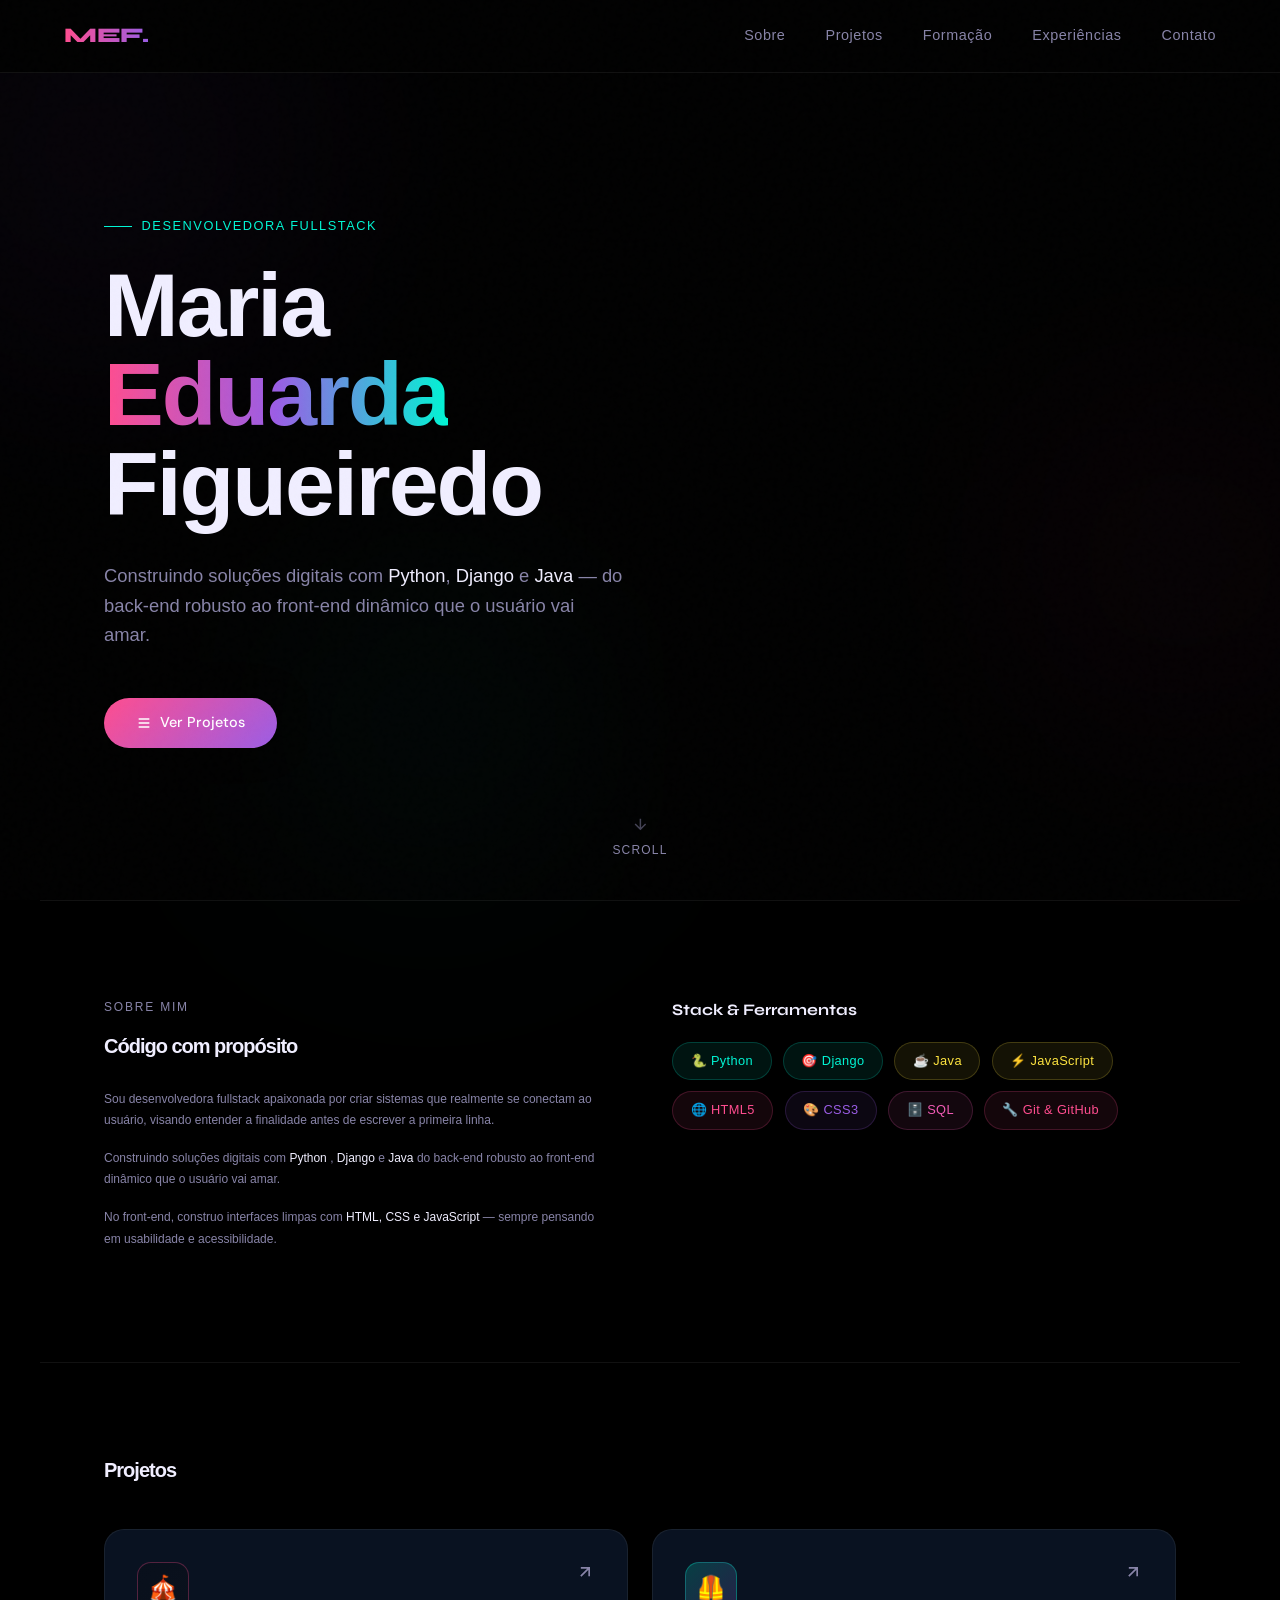
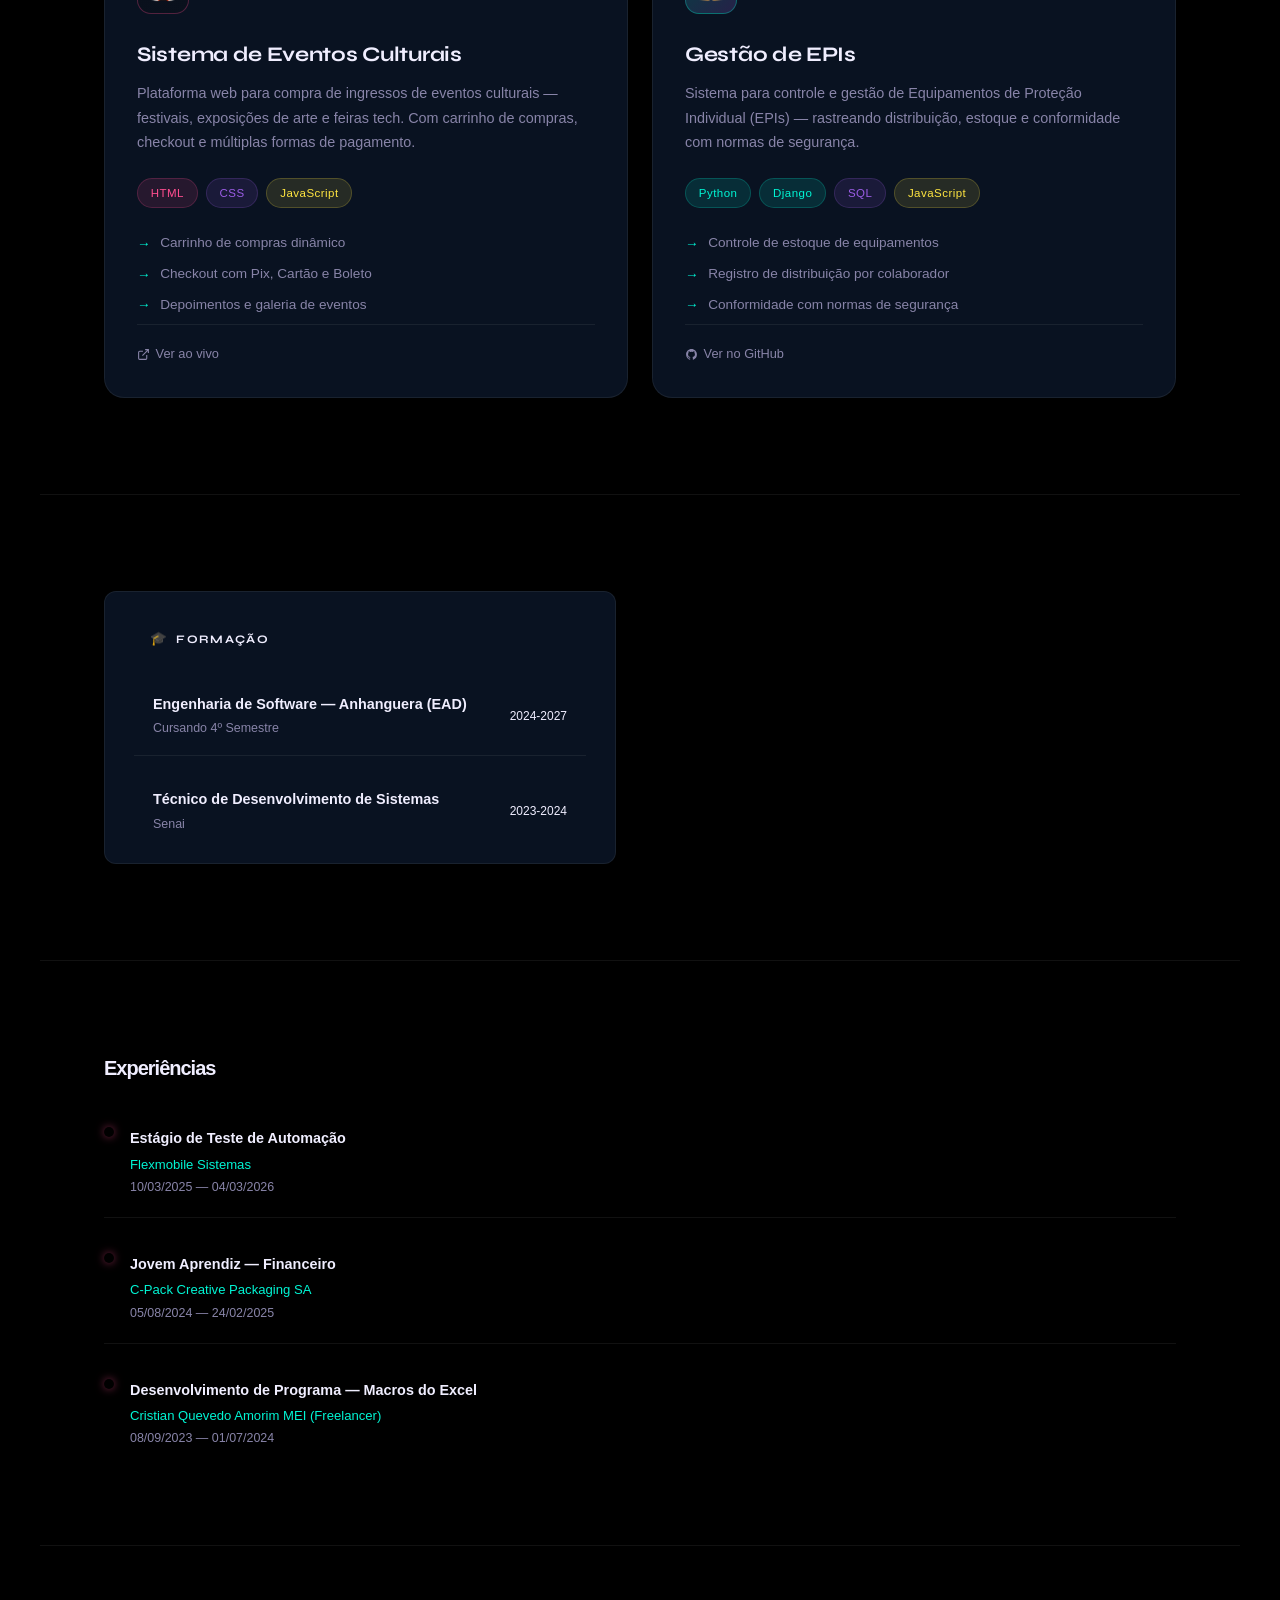
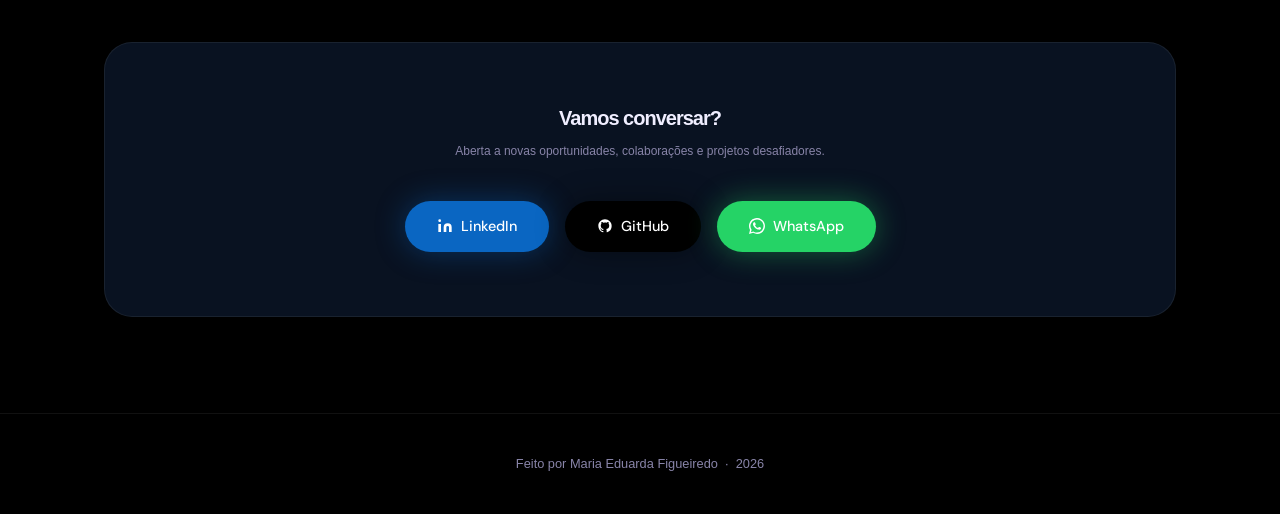
<file: index.html>
<!DOCTYPE html>
<html lang="pt-BR">
<head>
  <meta charset="UTF-8" />
  <meta name="viewport" content="width=device-width, initial-scale=1.0"/>
  <title>Maria Eduarda Figueiredo — Portfólio</title>
  <link href="https://fonts.googleapis.com/css2?family=Syne:wght@400;600;700;800&family=DM+Sans:ital,wght@0,300;0,400;0,500;1,300&display=swap" rel="stylesheet"/>
  <link rel="stylesheet" href="style.css"/>
</head>
<body>

  <!-- BACKGROUND BLOBS -->
  <div class="blob blob-1"></div>
  <div class="blob blob-2"></div>
  <div class="blob blob-3"></div>

  <!-- NAV -->
  <nav>
    <div class="nav-logo">MEF.</div>
    <ul class="nav-links">
      <li><a href="#sobre">Sobre</a></li>
      <li><a href="#projetos">Projetos</a></li>
      <li><a href="#formacao">Formação</a></li>
      <li><a href="#experiencias">Experiências</a></li>
      <li><a href="#contato">Contato</a></li>
    </ul>
  </nav>

  <!-- HERO -->
  <section id="inicio">
    <div class="hero">
      <div class="hero-eyebrow appear">
        <span></span> Desenvolvedora Fullstack
      </div>
      <h1 class="hero-title appear appear-delay-1">
        Maria<br/>
        <span class="line-accent">Eduarda</span><br/>
        Figueiredo
      </h1>
      <p class="hero-sub appear appear-delay-2">
        Construindo soluções digitais com <strong>Python</strong>, <strong>Django</strong> e <strong>Java</strong>
        — do back-end robusto ao front-end dinâmico que o usuário vai amar.
      </p>
      <div class="hero-actions appear appear-delay-3">
        <a href="#projetos" class="btn btn-primary">
          <svg width="16" height="16" fill="none" stroke="currentColor" stroke-width="2" viewBox="0 0 24 24"><path d="M4 6h16M4 12h16M4 18h16"/></svg>
          Ver Projetos
        </a>
      </div>
    </div>
    <div class="hero-scroll">
      <svg width="18" height="18" fill="none" stroke="currentColor" stroke-width="2" viewBox="0 0 24 24"><path d="M12 5v14M5 12l7 7 7-7"/></svg>
      scroll
    </div>
  </section>

  <hr class="divider"/>

  <!-- SOBRE -->
  <section id="sobre">
    <div class="about">
      <div class="about-grid">
        <div class="about-text appear">
          <p class="section-label">sobre mim</p>
          <h2 class="section-title">Código com propósito</h2>
          <p>Sou desenvolvedora fullstack apaixonada por criar sistemas que realmente se conectam ao usuário, visando entender a finalidade antes de escrever a primeira linha.</p>
          <p>Construindo soluções digitais com <strong>Python</strong> , <strong>Django</strong> e <strong>Java</strong> do back-end robusto ao front-end dinâmico que o usuário vai amar.</p>
          <p>No front-end, construo interfaces limpas com <strong>HTML, CSS e JavaScript</strong> — sempre pensando em usabilidade e acessibilidade.</p>
        </div>
        <div class="appear appear-delay-1">
          <div class="tech-stack-title">Stack & Ferramentas</div>
          <div class="tech-grid">
            <span class="tech-pill pill-python">🐍 Python</span>
            <span class="tech-pill pill-django">🎯 Django</span>
            <span class="tech-pill pill-java">☕ Java</span>
            <span class="tech-pill pill-js">⚡ JavaScript</span>
            <span class="tech-pill pill-html">🌐 HTML5</span>
            <span class="tech-pill pill-css">🎨 CSS3</span>
            <span class="tech-pill pill-sql">🗄️ SQL</span>
            <span class="tech-pill pill-git">🔧 Git & GitHub</span>
          </div>
        </div>
      </div>
    </div>
  </section>

  <hr class="divider"/>

  <!-- PROJETOS -->
  <section id="projetos">
    <div class="projects">
      <div class="projects-header appear">
        <h2 class="section-title">Projetos</h2>
      </div>
      <div class="projects-grid">

        <a href="https://sistema-de-eventos-3y2i.vercel.app/" target="_blank" class="project-card card-eventos appear appear-delay-1">
          <div class="card-top">
            <div class="card-icon icon-eventos">🎪</div>
            <svg class="card-arrow" width="20" height="20" fill="none" stroke="currentColor" stroke-width="2" viewBox="0 0 24 24"><path d="M7 17L17 7M7 7h10v10"/></svg>
          </div>
          <h3 class="card-title">Sistema de Eventos Culturais</h3>
          <p class="card-desc">Plataforma web para compra de ingressos de eventos culturais — festivais, exposições de arte e feiras tech. Com carrinho de compras, checkout e múltiplas formas de pagamento.</p>
          <div class="card-tags">
            <span class="tag tag-pink">HTML</span>
            <span class="tag tag-purple">CSS</span>
            <span class="tag tag-yellow">JavaScript</span>
          </div>
          <ul class="feature-list">
            <li>Carrinho de compras dinâmico</li>
            <li>Checkout com Pix, Cartão e Boleto</li>
            <li>Depoimentos e galeria de eventos</li>
          </ul>
          <div class="card-link-bar">
            <span class="card-link">
              <svg width="13" height="13" fill="none" stroke="currentColor" stroke-width="2" viewBox="0 0 24 24"><path d="M18 13v6a2 2 0 01-2 2H5a2 2 0 01-2-2V8a2 2 0 012-2h6M15 3h6v6M10 14L21 3"/></svg>
              Ver ao vivo
            </span>
          </div>
        </a>

        <a href="https://github.com/mariaeduardafigueiredo-tech/EPI-s" target="_blank" class="project-card card-epi appear appear-delay-2">
          <div class="card-top">
            <div class="card-icon icon-epi">🦺</div>
            <svg class="card-arrow" width="20" height="20" fill="none" stroke="currentColor" stroke-width="2" viewBox="0 0 24 24"><path d="M7 17L17 7M7 7h10v10"/></svg>
          </div>
          <h3 class="card-title">Gestão de EPIs</h3>
          <p class="card-desc">Sistema para controle e gestão de Equipamentos de Proteção Individual (EPIs) — rastreando distribuição, estoque e conformidade com normas de segurança.</p>
          <div class="card-tags">
            <span class="tag tag-cyan">Python</span>
            <span class="tag tag-cyan">Django</span>
            <span class="tag tag-purple">SQL</span>
            <span class="tag tag-yellow">JavaScript</span>
          </div>
          <ul class="feature-list">
            <li>Controle de estoque de equipamentos</li>
            <li>Registro de distribuição por colaborador</li>
            <li>Conformidade com normas de segurança</li>
          </ul>
          <div class="card-link-bar">
            <span class="card-link">
              <svg width="13" height="13" fill="currentColor" viewBox="0 0 24 24"><path d="M12 2C6.477 2 2 6.484 2 12.017c0 4.425 2.865 8.18 6.839 9.504.5.092.682-.217.682-.483 0-.237-.008-.868-.013-1.703-2.782.605-3.369-1.343-3.369-1.343-.454-1.158-1.11-1.466-1.11-1.466-.908-.62.069-.608.069-.608 1.003.07 1.531 1.032 1.531 1.032.892 1.53 2.341 1.088 2.91.832.092-.647.35-1.088.636-1.338-2.22-.253-4.555-1.113-4.555-4.951 0-1.093.39-1.988 1.029-2.688-.103-.253-.446-1.272.098-2.65 0 0 .84-.27 2.75 1.026A9.564 9.564 0 0112 6.844c.85.004 1.705.115 2.504.337 1.909-1.296 2.747-1.027 2.747-1.027.546 1.379.202 2.398.1 2.651.64.7 1.028 1.595 1.028 2.688 0 3.848-2.339 4.695-4.566 4.92.359.31.678.921.678 1.856 0 1.338-.012 2.419-.012 2.747 0 .268.18.58.688.482A10.019 10.019 0 0022 12.017C22 6.484 17.522 2 12 2z"/></svg>
              Ver no GitHub
            </span>
          </div>
        </a>

      </div>
    </div>
  </section>

  <hr class="divider"/>

  <!-- FORMAÇÃO -->
  <section id="formacao">
    <div class="curriculo">
      <div class="curriculo-grid">

        <div class="cv-block appear">
          <h3 class="cv-block-title"><span class="cv-icon">🎓</span> Formação</h3>
          <div class="cv-item">
            <div>
              <p class="cv-item-title">Engenharia de Software — Anhanguera (EAD)</p>
              <p class="cv-item-sub">Cursando 4º Semestre</p>
            </div>
            <span class="cv-item-data">2024-2027</span>
          </div>
          <div class="cv-item">
            <div>
              <p class="cv-item-title">Técnico de Desenvolvimento de Sistemas</p>
              <p class="cv-item-sub">Senai</p>
            </div>
            <span class="cv-item-data">2023-2024</span>
          </div>

      </div>
    </div>
  </section>

  <hr class="divider"/>

  <!-- EXPERIÊNCIAS -->
  <section id="experiencias">
    <div class="curriculo">
      <div class="curriculo-header appear">
         <h2 class="section-title">Experiências</h2>
      </div>
      <div class="experiencia-col">

        <div class="cv-exp appear">
          <div class="cv-exp-dot"></div>
          <div>
            <p class="cv-item-title">Estágio de Teste de Automação</p>
            <p class="cv-item-company">Flexmobile Sistemas</p>
            <span class="cv-item-period">10/03/2025 — 04/03/2026</span>
          </div>
        </div>

        <div class="cv-exp appear appear-delay-1">
          <div class="cv-exp-dot"></div>
          <div>
            <p class="cv-item-title">Jovem Aprendiz — Financeiro</p>
            <p class="cv-item-company">C-Pack Creative Packaging SA</p>
            <span class="cv-item-period">05/08/2024 — 24/02/2025</span>
          </div>
        </div>

        <div class="cv-exp appear appear-delay-2">
          <div class="cv-exp-dot"></div>
          <div>
            <p class="cv-item-title">Desenvolvimento de Programa — Macros do Excel</p>
            <p class="cv-item-company">Cristian Quevedo Amorim MEI (Freelancer)</p>
            <span class="cv-item-period">08/09/2023 — 01/07/2024</span>
          </div>
        </div>

      </div>
    </div>
  </section>

  <hr class="divider"/>

  <!-- CONTATO -->
  <section id="contato">
    <div class="contact">
      <div class="contact-box appear">

        <h2 class="section-title">Vamos conversar?</h2>
        <p>Aberta a novas oportunidades, colaborações e projetos desafiadores.</p>
        <div class="contact-links">
        <a href="https://www.linkedin.com/in/maria-eduarda-figueiredo-fullstack/" target="_blank" class="btn" style="background: #0A66C2; color: #fff; box-shadow: 0 0 30px rgba(10,102,194,.4);">
        <svg width="16" height="16" fill="currentColor" viewBox="0 0 24 24"><path d="M16 8a6 6 0 016 6v7h-4v-7a2 2 0 00-2-2 2 2 0 00-2 2v7h-4v-7a6 6 0 016-6zM2 9h4v12H2z"/><circle cx="4" cy="4" r="2"/></svg>
        LinkedIn
        </a> 
        <a href="https://github.com/mariaeduardafigueiredo-tech" target="_blank" class="btn" style="background: #000000; color: #ffffff; box-shadow: 0 0 30px rgba(0, 0, 0, 0.4);">
        <svg width="16" height="16" fill="currentColor" viewBox="0 0 24 24"><path d="M12 2C6.477 2 2 6.484 2 12.017c0 4.425 2.865 8.18 6.839 9.504.5.092.682-.217.682-.483 0-.237-.008-.868-.013-1.703-2.782.605-3.369-1.343-3.369-1.343-.454-1.158-1.11-1.466-1.11-1.466-.908-.62.069-.608.069-.608 1.003.07 1.531 1.032 1.531 1.032.892 1.53 2.341 1.088 2.91.832.092-.647.35-1.088.636-1.338-2.22-.253-4.555-1.113-4.555-4.951 0-1.093.39-1.988 1.029-2.688-.103-.253-.446-1.272.098-2.65 0 0 .84-.27 2.75 1.026A9.564 9.564 0 0112 6.844c.85.004 1.705.115 2.504.337 1.909-1.296 2.747-1.027 2.747-1.027.546 1.379.202 2.398.1 2.651.64.7 1.028 1.595 1.028 2.688 0 3.848-2.339 4.695-4.566 4.92.359.31.678.921.678 1.856 0 1.338-.012 2.419-.012 2.747 0 .268.18.58.688.482A10.019 10.019 0 0022 12.017C22 6.484 17.522 2 12 2z"/></svg>
        GitHub
        </a>
          <a href="https://wa.me/5548991951524" target="_blank" class="btn" style="background: #25D366; color: #fff; box-shadow: 0 0 30px rgba(37,211,102,.4);">
          <svg width="16" height="16" fill="currentColor" viewBox="0 0 24 24"><path d="M17.472 14.382c-.297-.149-1.758-.867-2.03-.967-.273-.099-.471-.148-.67.15-.197.297-.767.966-.94 1.164-.173.199-.347.223-.644.075-.297-.15-1.255-.463-2.39-1.475-.883-.788-1.48-1.761-1.653-2.059-.173-.297-.018-.458.13-.606.134-.133.298-.347.446-.52.149-.174.198-.298.298-.497.099-.198.05-.371-.025-.52-.075-.149-.669-1.612-.916-2.207-.242-.579-.487-.5-.669-.51-.173-.008-.371-.01-.57-.01-.198 0-.52.074-.792.372-.272.297-1.04 1.016-1.04 2.479 0 1.462 1.065 2.875 1.213 3.074.149.198 2.096 3.2 5.077 4.487.709.306 1.262.489 1.694.625.712.227 1.36.195 1.871.118.571-.085 1.758-.719 2.006-1.413.248-.694.248-1.289.173-1.413-.074-.124-.272-.198-.57-.347z"/><path d="M12 0C5.373 0 0 5.373 0 12c0 2.123.554 4.117 1.528 5.845L.057 23.925l6.235-1.635A11.945 11.945 0 0012 24c6.627 0 12-5.373 12-12S18.627 0 12 0zm0 21.818a9.818 9.818 0 01-5.006-1.366l-.36-.214-3.7.97.987-3.61-.234-.37A9.818 9.818 0 1112 21.818z"/></svg>
          WhatsApp
          </a>
        </div>
      </div>
    </div>
  </section>

  <footer>
    Feito por Maria Eduarda Figueiredo &nbsp;·&nbsp; 2026
  </footer>

  <script>
    const observer = new IntersectionObserver((entries) => {
      entries.forEach(e => { if (e.isIntersecting) e.target.classList.add('visible'); });
    }, { threshold: 0.12 });
    document.querySelectorAll('.appear').forEach(el => observer.observe(el));
  </script>
</body>
</html>
</file>
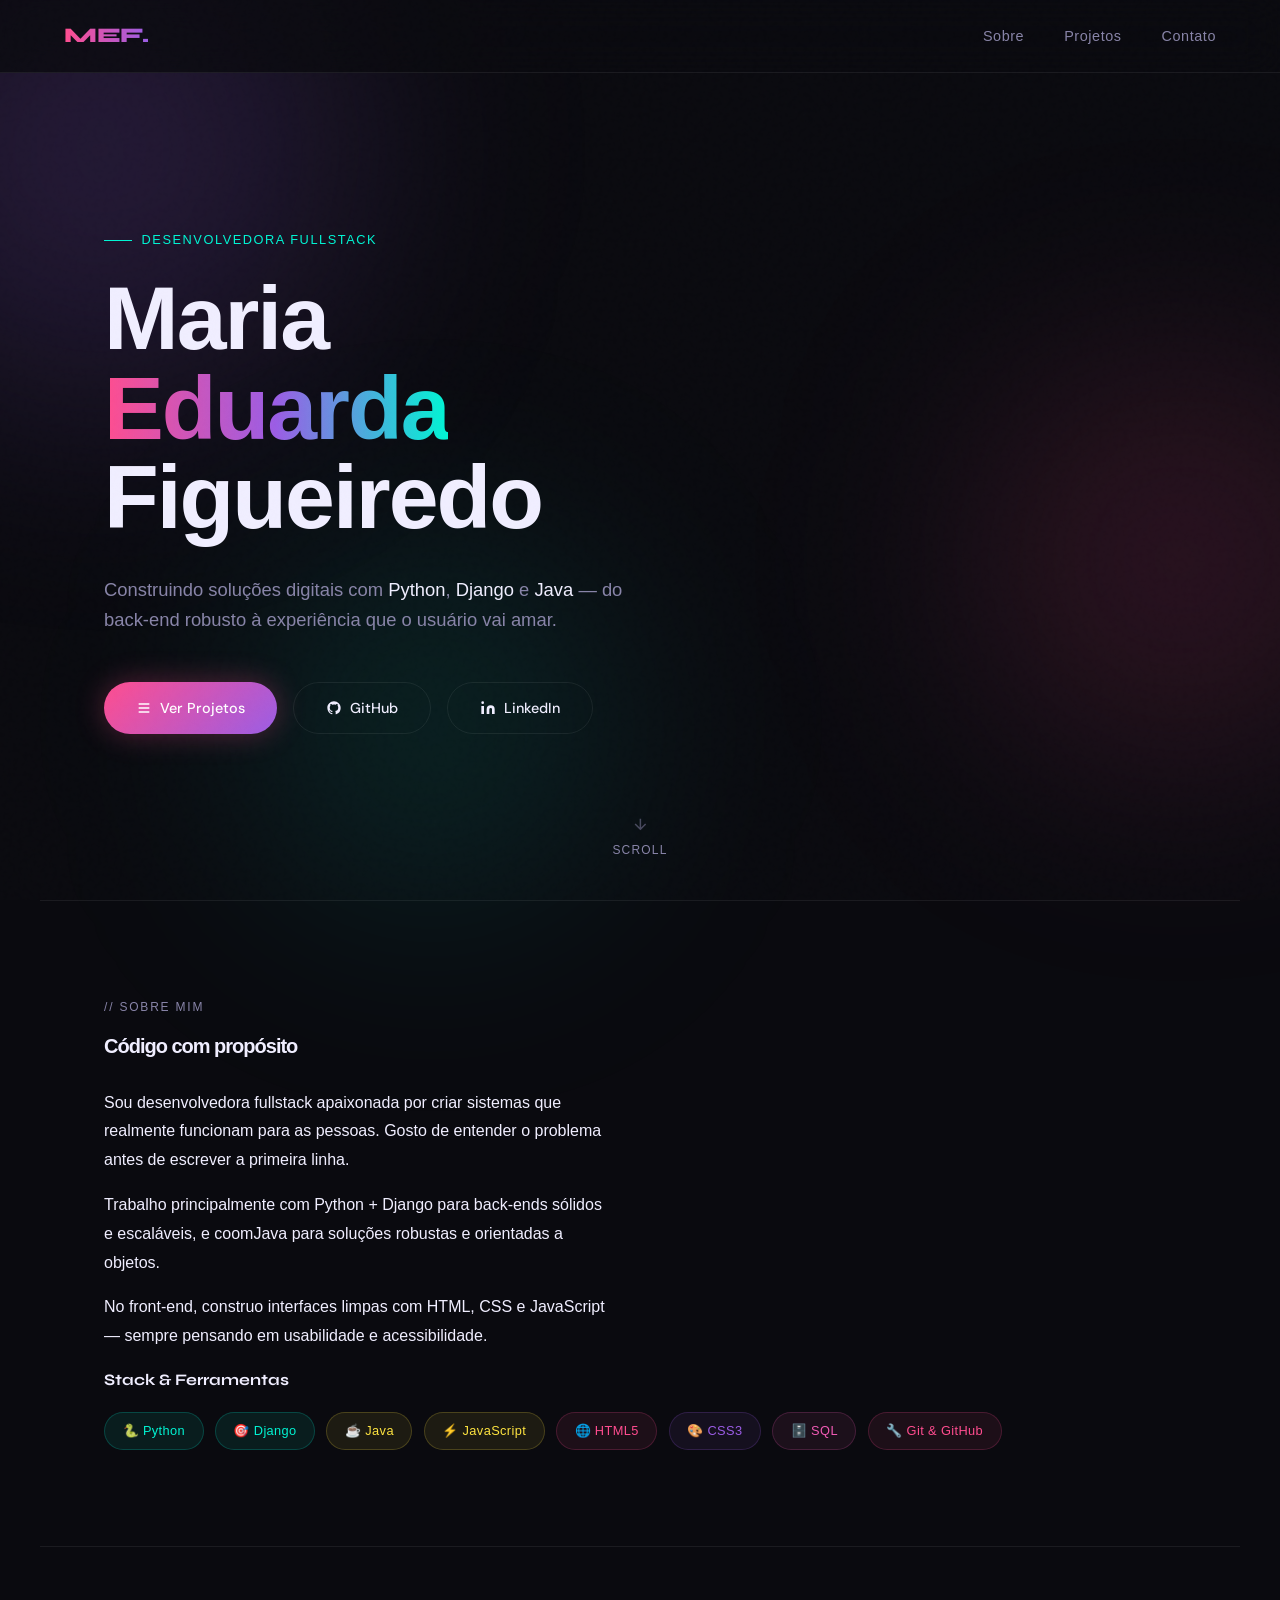
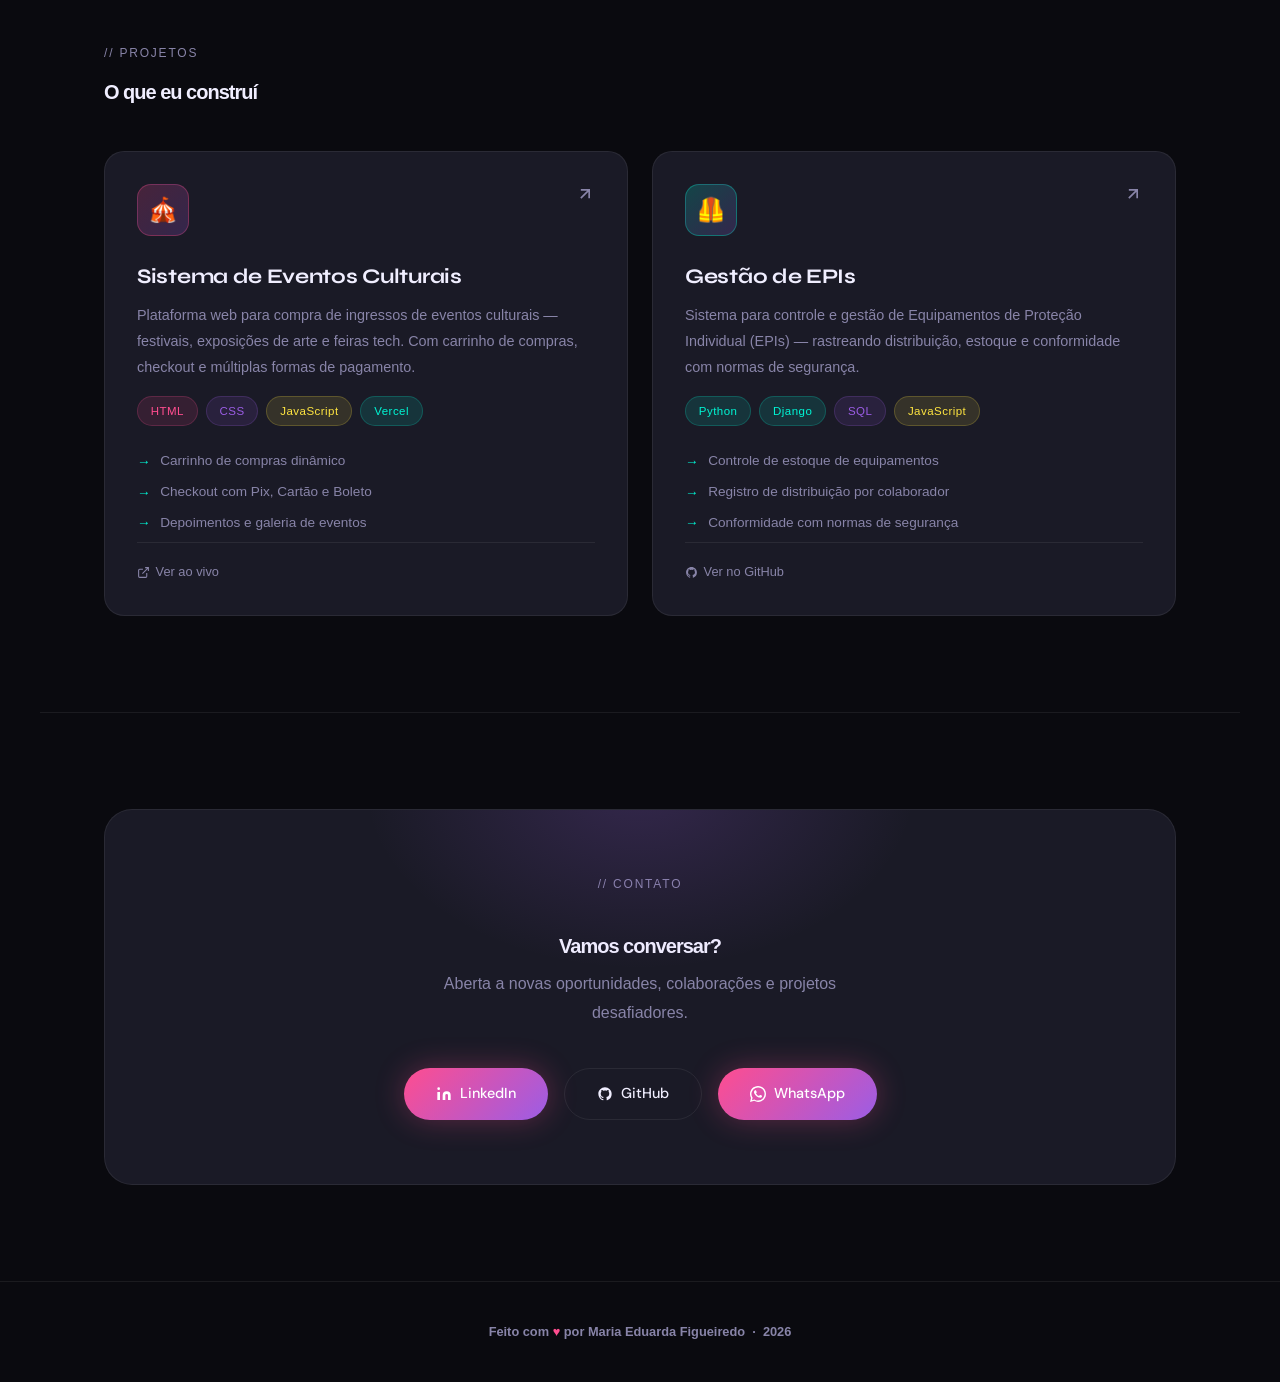
<file: portfolio.html>
<!DOCTYPE html>
<html lang="pt-BR">
<head>
  <meta charset="UTF-8" />
  <meta name="viewport" content="width=device-width, initial-scale=1.0"/>
  <title>Maria Eduarda Figueiredo — Portfólio</title>
  <link href="https://fonts.googleapis.com/css2?family=Syne:wght@400;600;700;800&family=DM+Sans:ital,wght@0,300;0,400;0,500;1,300&display=swap" rel="stylesheet"/>
</head>
<body>

  <link rel="stylesheet" href="portifolio.css"/>

  <!-- BACKGROUND BLOBS -->
  <div class="blob blob-1"></div>
  <div class="blob blob-2"></div>
  <div class="blob blob-3"></div>

  <!-- NAV -->
  <nav>
    <div class="nav-logo">MEF.</div>
    <ul class="nav-links">
      <li><a href="#sobre">Sobre</a></li>
      <li><a href="#projetos">Projetos</a></li>
      <li><a href="#contato">Contato</a></li>
    </ul>
  </nav>

  <!-- HERO -->
  <section id="inicio">
    <div class="hero">
      <div class="hero-eyebrow appear">
        <span></span> Desenvolvedora Fullstack
      </div>
      <h1 class="hero-title appear appear-delay-1">
        Maria<br/>
        <span class="line-accent">Eduarda</span><br/>
        Figueiredo
      </h1>

      
      <p class="hero-sub appear appear-delay-2">
        Construindo soluções digitais com <strong>Python</strong>, <strong>Django</strong> e <strong>Java</strong> —
        do back-end robusto à experiência que o usuário vai amar.
      </p>
      <div class="hero-actions appear appear-delay-3">
        <a href="#projetos" class="btn btn-primary">
          <svg width="16" height="16" fill="none" stroke="currentColor" stroke-width="2" viewBox="0 0 24 24"><path d="M4 6h16M4 12h16M4 18h16"/></svg>
          Ver Projetos
        </a>
        <a href="https://github.com/mariaeduardafigueiredo" target="_blank" class="btn btn-ghost">
          <svg width="16" height="16" fill="currentColor" viewBox="0 0 24 24"><path d="M12 2C6.477 2 2 6.484 2 12.017c0 4.425 2.865 8.18 6.839 9.504.5.092.682-.217.682-.483 0-.237-.008-.868-.013-1.703-2.782.605-3.369-1.343-3.369-1.343-.454-1.158-1.11-1.466-1.11-1.466-.908-.62.069-.608.069-.608 1.003.07 1.531 1.032 1.531 1.032.892 1.53 2.341 1.088 2.91.832.092-.647.35-1.088.636-1.338-2.22-.253-4.555-1.113-4.555-4.951 0-1.093.39-1.988 1.029-2.688-.103-.253-.446-1.272.098-2.65 0 0 .84-.27 2.75 1.026A9.564 9.564 0 0112 6.844c.85.004 1.705.115 2.504.337 1.909-1.296 2.747-1.027 2.747-1.027.546 1.379.202 2.398.1 2.651.64.7 1.028 1.595 1.028 2.688 0 3.848-2.339 4.695-4.566 4.92.359.31.678.921.678 1.856 0 1.338-.012 2.419-.012 2.747 0 .268.18.58.688.482A10.019 10.019 0 0022 12.017C22 6.484 17.522 2 12 2z"/></svg>
          GitHub
        </a>
        <a href="https://www.linkedin.com/in/maria-eduarda-figueiredo-fullstack/" target="_blank" class="btn btn-ghost">
          <svg width="16" height="16" fill="currentColor" viewBox="0 0 24 24"><path d="M16 8a6 6 0 016 6v7h-4v-7a2 2 0 00-2-2 2 2 0 00-2 2v7h-4v-7a6 6 0 016-6zM2 9h4v12H2z"/><circle cx="4" cy="4" r="2"/></svg>
          LinkedIn
        </a>
      </div>
    </div>
    <div class="hero-scroll">
      <svg width="18" height="18" fill="none" stroke="currentColor" stroke-width="2" viewBox="0 0 24 24"><path d="M12 5v14M5 12l7 7 7-7"/></svg>
      scroll
    </div>
  </section>

  <hr class="divider"/>

  <!-- ABOUT -->
  <section id="sobre">
    <div class="about">
      <div class="about-grid">
        <strong class="about-text appear">
          <p class="section-label">// sobre mim</p>
          <h2 class="section-title">Código com propósito</h2>
          <p>
            <strong>
            Sou desenvolvedora fullstack apaixonada por criar sistemas que
            realmente funcionam para as pessoas. Gosto de entender o
            problema antes de escrever a primeira linha.
          </p>
        </strong>
          <p>
            <strong>
            Trabalho principalmente com Python + Django para back-ends
            sólidos e escaláveis, e coomJava para soluções robustas e
            orientadas a objetos.
          </p>
          </strong>
          <p>
            <strong>
            No front-end, construo interfaces limpas com HTML, CSS e JavaScript —
            sempre pensando em usabilidade e acessibilidade.
          </p>
        </strong>
        </div>
        <div class="appear appear-delay-1">
          <div class="tech-stack-title">Stack & Ferramentas</div>
          <div class="tech-grid">
            <span class="tech-pill pill-python">🐍 Python</span>
            <span class="tech-pill pill-django">🎯 Django</span>
            <span class="tech-pill pill-java">☕ Java</span>
            <span class="tech-pill pill-js">⚡ JavaScript</span>
            <span class="tech-pill pill-html">🌐 HTML5</span>
            <span class="tech-pill pill-css">🎨 CSS3</span>
            <span class="tech-pill pill-sql">🗄️ SQL</span>
            <span class="tech-pill pill-git">🔧 Git & GitHub</span>
          </div>
        </div>
      </div>
    </div>
  </section>

  <hr class="divider"/>

  <!-- PROJECTS -->
  <section id="projetos">
    <div class="projects">
      <div class="projects-header appear">
        <p class="section-label">// projetos</p>
        <h2 class="section-title">O que eu construí</h2>
      </div>

      <div class="projects-grid">

        <!-- Card 1: Sistema de Eventos -->
        <a href="https://sistema-de-eventos-omega.vercel.app/" target="_blank" class="project-card card-eventos appear appear-delay-1">
          <div class="card-top">
            <div class="card-icon icon-eventos">🎪</div>
            <svg class="card-arrow" width="20" height="20" fill="none" stroke="currentColor" stroke-width="2" viewBox="0 0 24 24"><path d="M7 17L17 7M7 7h10v10"/></svg>
          </div>
          <h3 class="card-title">Sistema de Eventos Culturais</h3>
          <p class="card-desc">
            Plataforma web para compra de ingressos de eventos culturais — festivais, exposições de arte e feiras tech.
            Com carrinho de compras, checkout e múltiplas formas de pagamento.
          </p>
          <div class="card-tags">
            <span class="tag tag-pink">HTML</span>
            <span class="tag tag-purple">CSS</span>
            <span class="tag tag-yellow">JavaScript</span>
            <span class="tag tag-cyan">Vercel</span>
          </div>
          <ul class="feature-list">
            <li>Carrinho de compras dinâmico</li>
            <li>Checkout com Pix, Cartão e Boleto</li>
            <li>Depoimentos e galeria de eventos</li>
          </ul>
          <div class="card-link-bar">
            <span class="card-link">
              <svg width="13" height="13" fill="none" stroke="currentColor" stroke-width="2" viewBox="0 0 24 24"><path d="M18 13v6a2 2 0 01-2 2H5a2 2 0 01-2-2V8a2 2 0 012-2h6M15 3h6v6M10 14L21 3"/></svg>
              Ver ao vivo
            </span>
          </div>
        </a>

        <!-- Card 2: EPI's -->
        <a href="https://github.com/mariaeduardafigueiredo/EPI-s" target="_blank" class="project-card card-epi appear appear-delay-2">
          <div class="card-top">
            <div class="card-icon icon-epi">🦺</div>
            <svg class="card-arrow" width="20" height="20" fill="none" stroke="currentColor" stroke-width="2" viewBox="0 0 24 24"><path d="M7 17L17 7M7 7h10v10"/></svg>
          </div>
          <h3 class="card-title">Gestão de EPIs</h3>
          <p class="card-desc">
            Sistema para controle e gestão de Equipamentos de Proteção Individual (EPIs) —
            rastreando distribuição, estoque e conformidade com normas de segurança.
          </p>
          <div class="card-tags">
            <span class="tag tag-cyan">Python</span>
            <span class="tag tag-cyan">Django</span>
            <span class="tag tag-purple">SQL</span>
            <span class="tag tag-yellow">JavaScript</span>
          </div>
          <ul class="feature-list">
            <li>Controle de estoque de equipamentos</li>
            <li>Registro de distribuição por colaborador</li>
            <li>Conformidade com normas de segurança</li>
          </ul>
          <div class="card-link-bar">
            <span class="card-link">
              <svg width="13" height="13" fill="currentColor" viewBox="0 0 24 24"><path d="M12 2C6.477 2 2 6.484 2 12.017c0 4.425 2.865 8.18 6.839 9.504.5.092.682-.217.682-.483 0-.237-.008-.868-.013-1.703-2.782.605-3.369-1.343-3.369-1.343-.454-1.158-1.11-1.466-1.11-1.466-.908-.62.069-.608.069-.608 1.003.07 1.531 1.032 1.531 1.032.892 1.53 2.341 1.088 2.91.832.092-.647.35-1.088.636-1.338-2.22-.253-4.555-1.113-4.555-4.951 0-1.093.39-1.988 1.029-2.688-.103-.253-.446-1.272.098-2.65 0 0 .84-.27 2.75 1.026A9.564 9.564 0 0112 6.844c.85.004 1.705.115 2.504.337 1.909-1.296 2.747-1.027 2.747-1.027.546 1.379.202 2.398.1 2.651.64.7 1.028 1.595 1.028 2.688 0 3.848-2.339 4.695-4.566 4.92.359.31.678.921.678 1.856 0 1.338-.012 2.419-.012 2.747 0 .268.18.58.688.482A10.019 10.019 0 0022 12.017C22 6.484 17.522 2 12 2z"/></svg>
              Ver no GitHub
            </span>
          </div>
        </a>

      </div>
    </div>
  </section>

  <hr class="divider"/>

  <!-- CONTACT -->
  <section id="contato">
    <div class="contact">
      <div class="contact-box appear">
        <p class="section-label">// contato</p>
        <h2 class="section-title">Vamos conversar?</h2>
        <p>Aberta a novas oportunidades, colaborações e projetos desafiadores.</p>
        <div class="contact-links">
          <a href="https://www.linkedin.com/in/maria-eduarda-figueiredo-fullstack/" target="_blank" class="btn btn-primary">
            <svg width="16" height="16" fill="currentColor" viewBox="0 0 24 24"><path d="M16 8a6 6 0 016 6v7h-4v-7a2 2 0 00-2-2 2 2 0 00-2 2v7h-4v-7a6 6 0 016-6zM2 9h4v12H2z"/><circle cx="4" cy="4" r="2"/></svg>
            LinkedIn
          </a>
          <a href="https://github.com/mariaeduardafigueiredo" target="_blank" class="btn btn-ghost">
            <svg width="16" height="16" fill="currentColor" viewBox="0 0 24 24"><path d="M12 2C6.477 2 2 6.484 2 12.017c0 4.425 2.865 8.18 6.839 9.504.5.092.682-.217.682-.483 0-.237-.008-.868-.013-1.703-2.782.605-3.369-1.343-3.369-1.343-.454-1.158-1.11-1.466-1.11-1.466-.908-.62.069-.608.069-.608 1.003.07 1.531 1.032 1.531 1.032.892 1.53 2.341 1.088 2.91.832.092-.647.35-1.088.636-1.338-2.22-.253-4.555-1.113-4.555-4.951 0-1.093.39-1.988 1.029-2.688-.103-.253-.446-1.272.098-2.65 0 0 .84-.27 2.75 1.026A9.564 9.564 0 0112 6.844c.85.004 1.705.115 2.504.337 1.909-1.296 2.747-1.027 2.747-1.027.546 1.379.202 2.398.1 2.651.64.7 1.028 1.595 1.028 2.688 0 3.848-2.339 4.695-4.566 4.92.359.31.678.921.678 1.856 0 1.338-.012 2.419-.012 2.747 0 .268.18.58.688.482A10.019 10.019 0 0022 12.017C22 6.484 17.522 2 12 2z"/></svg>
            GitHub
          </a>
          <a href="https://w.app/b6iqtk" target="_blank" class="btn btn-primary">
          <svg width="16" height="16" fill="currentColor" viewBox="0 0 24 24"><path d="M17.472 14.382c-.297-.149-1.758-.867-2.03-.967-.273-.099-.471-.148-.67.15-.197.297-.767.966-.94 1.164-.173.199-.347.223-.644.075-.297-.15-1.255-.463-2.39-1.475-.883-.788-1.48-1.761-1.653-2.059-.173-.297-.018-.458.13-.606.134-.133.298-.347.446-.52.149-.174.198-.298.298-.497.099-.198.05-.371-.025-.52-.075-.149-.669-1.612-.916-2.207-.242-.579-.487-.5-.669-.51-.173-.008-.371-.01-.57-.01-.198 0-.52.074-.792.372-.272.297-1.04 1.016-1.04 2.479 0 1.462 1.065 2.875 1.213 3.074.149.198 2.096 3.2 5.077 4.487.709.306 1.262.489 1.694.625.712.227 1.36.195 1.871.118.571-.085 1.758-.719 2.006-1.413.248-.694.248-1.289.173-1.413-.074-.124-.272-.198-.57-.347z"/><path d="M12 0C5.373 0 0 5.373 0 12c0 2.123.554 4.117 1.528 5.845L.057 23.925l6.235-1.635A11.945 11.945 0 0012 24c6.627 0 12-5.373 12-12S18.627 0 12 0zm0 21.818a9.818 9.818 0 01-5.006-1.366l-.36-.214-3.7.97.987-3.61-.234-.37A9.818 9.818 0 1112 21.818z"/></svg>
          WhatsApp
          </a>
        </div>
      </div>
    </div>
  </section>

  <footer>
    Feito com <span>♥</span> por Maria Eduarda Figueiredo &nbsp;·&nbsp; 2026
  </footer>

  <script>
    // Intersection Observer for appear animations
    const observer = new IntersectionObserver((entries) => {
      entries.forEach(e => { if (e.isIntersecting) e.target.classList.add('visible'); });
    }, { threshold: 0.12 });
    document.querySelectorAll('.appear').forEach(el => observer.observe(el));
  </script>
</body>
</html>
</file>
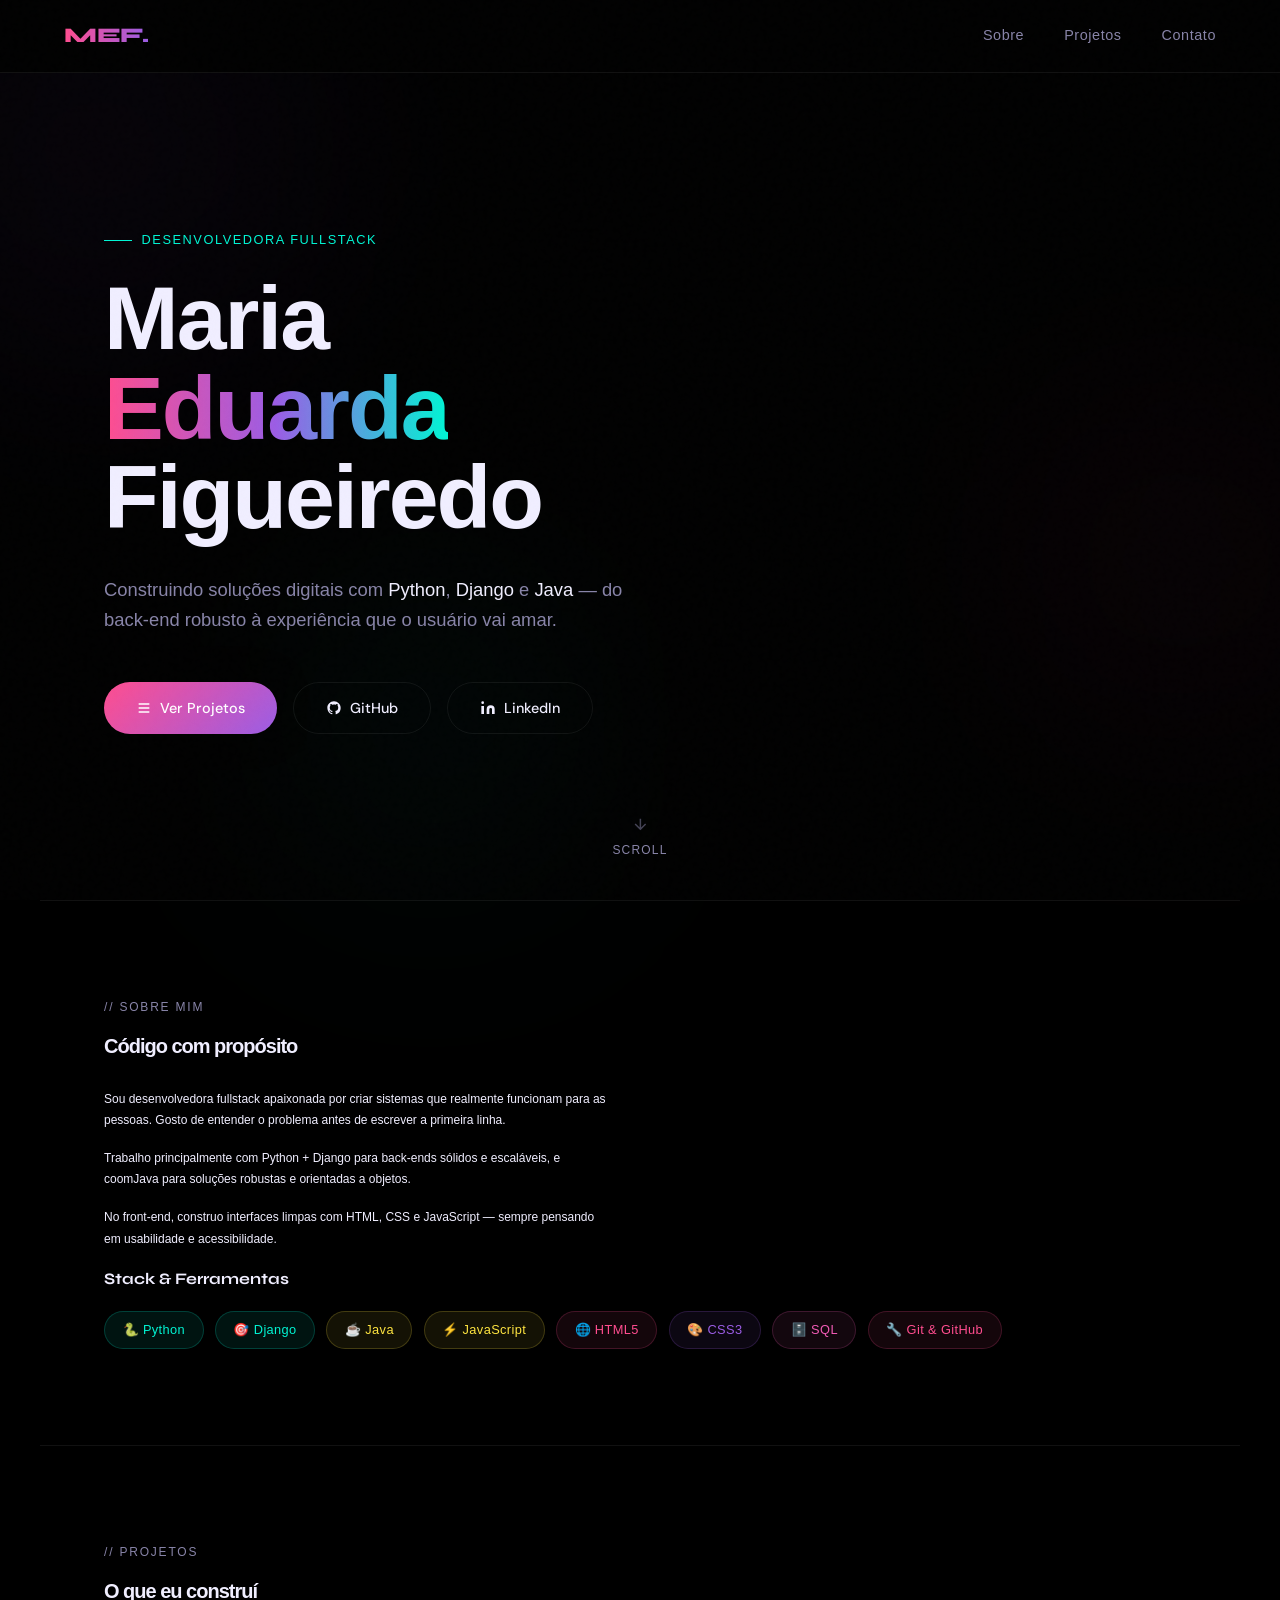
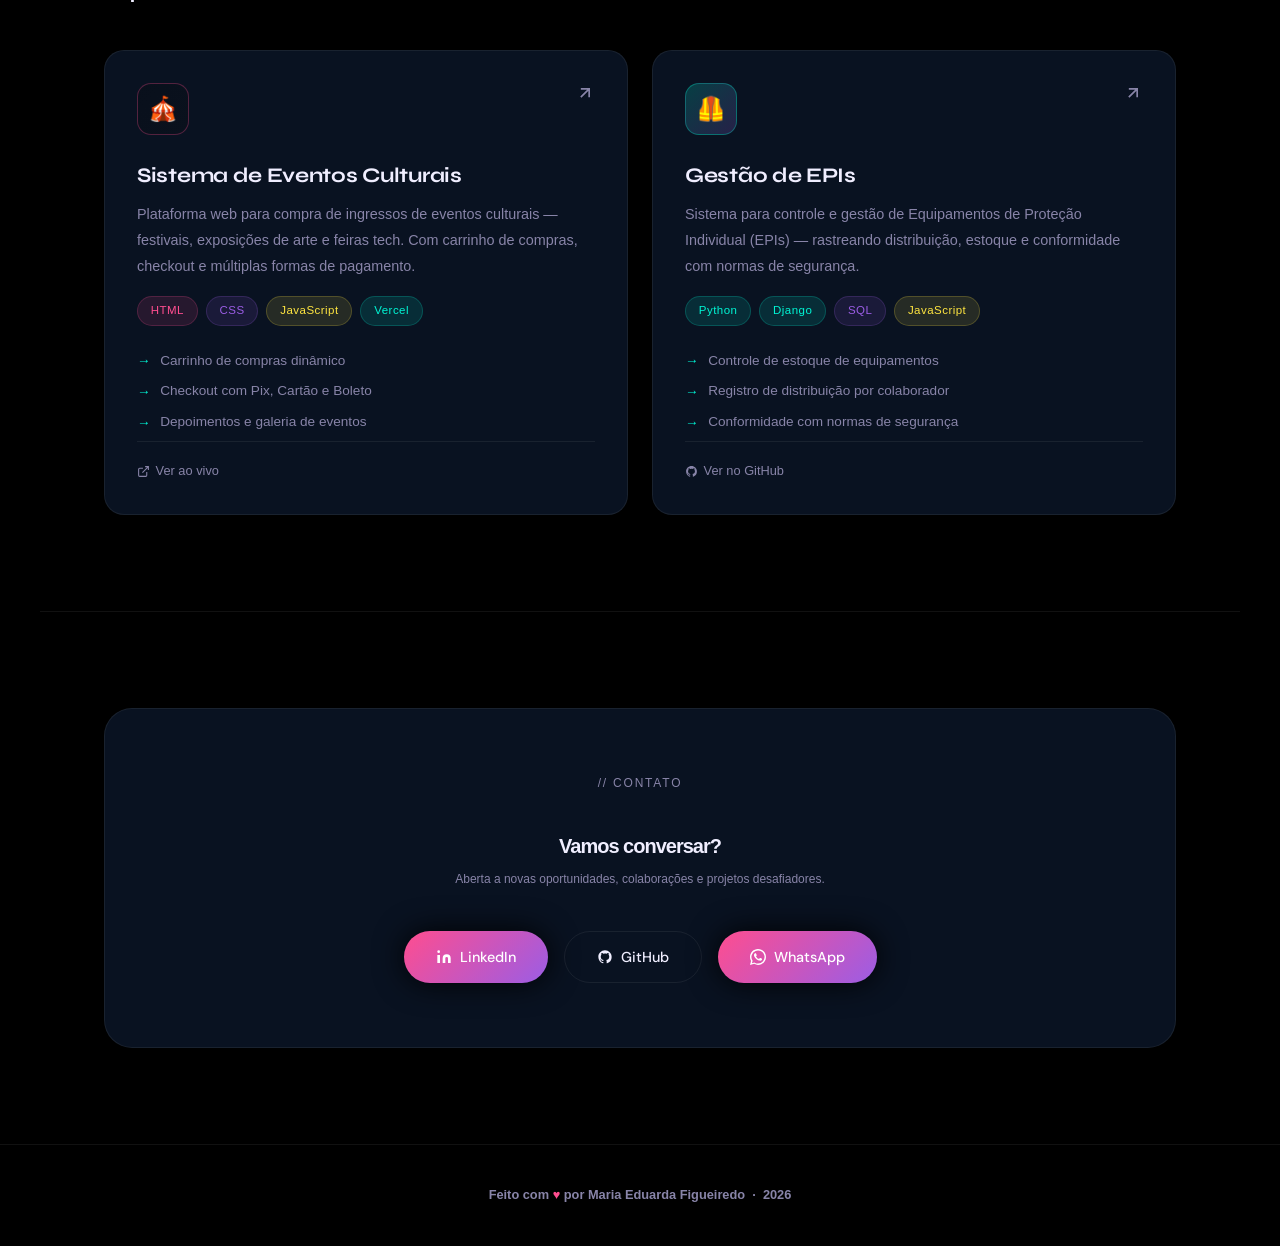
<file: style.html>
<!DOCTYPE html>
<html lang="pt-BR">
<head>
  <meta charset="UTF-8" />
  <meta name="viewport" content="width=device-width, initial-scale=1.0"/>
  <title>Maria Eduarda Figueiredo — Portfólio</title>
  <link href="https://fonts.googleapis.com/css2?family=Syne:wght@400;600;700;800&family=DM+Sans:ital,wght@0,300;0,400;0,500;1,300&display=swap" rel="stylesheet"/>
</head>
<body>

  <link rel="stylesheet" href="style.css"/>

  <!-- BACKGROUND BLOBS -->
  <div class="blob blob-1"></div>
  <div class="blob blob-2"></div>
  <div class="blob blob-3"></div>

  <!-- NAV -->
  <nav>
    <div class="nav-logo">MEF.</div>
    <ul class="nav-links">
      <li><a href="#sobre">Sobre</a></li>
      <li><a href="#projetos">Projetos</a></li>
      <li><a href="#contato">Contato</a></li>
    </ul>
  </nav>

  <!-- HERO -->
  <section id="inicio">
    <div class="hero">
      <div class="hero-eyebrow appear">
        <span></span> Desenvolvedora Fullstack
      </div>
      <h1 class="hero-title appear appear-delay-1">
        Maria<br/>
        <span class="line-accent">Eduarda</span><br/>
        Figueiredo
      </h1>

      
      <p class="hero-sub appear appear-delay-2">
        Construindo soluções digitais com <strong>Python</strong>, <strong>Django</strong> e <strong>Java</strong> —
        do back-end robusto à experiência que o usuário vai amar.
      </p>
      <div class="hero-actions appear appear-delay-3">
        <a href="#projetos" class="btn btn-primary">
          <svg width="16" height="16" fill="none" stroke="currentColor" stroke-width="2" viewBox="0 0 24 24"><path d="M4 6h16M4 12h16M4 18h16"/></svg>
          Ver Projetos
        </a>
        <a href="https://github.com/mariaeduardafigueiredo" target="_blank" class="btn btn-ghost">
          <svg width="16" height="16" fill="currentColor" viewBox="0 0 24 24"><path d="M12 2C6.477 2 2 6.484 2 12.017c0 4.425 2.865 8.18 6.839 9.504.5.092.682-.217.682-.483 0-.237-.008-.868-.013-1.703-2.782.605-3.369-1.343-3.369-1.343-.454-1.158-1.11-1.466-1.11-1.466-.908-.62.069-.608.069-.608 1.003.07 1.531 1.032 1.531 1.032.892 1.53 2.341 1.088 2.91.832.092-.647.35-1.088.636-1.338-2.22-.253-4.555-1.113-4.555-4.951 0-1.093.39-1.988 1.029-2.688-.103-.253-.446-1.272.098-2.65 0 0 .84-.27 2.75 1.026A9.564 9.564 0 0112 6.844c.85.004 1.705.115 2.504.337 1.909-1.296 2.747-1.027 2.747-1.027.546 1.379.202 2.398.1 2.651.64.7 1.028 1.595 1.028 2.688 0 3.848-2.339 4.695-4.566 4.92.359.31.678.921.678 1.856 0 1.338-.012 2.419-.012 2.747 0 .268.18.58.688.482A10.019 10.019 0 0022 12.017C22 6.484 17.522 2 12 2z"/></svg>
          GitHub
        </a>
        <a href="https://www.linkedin.com/in/maria-eduarda-figueiredo-fullstack/" target="_blank" class="btn btn-ghost">
          <svg width="16" height="16" fill="currentColor" viewBox="0 0 24 24"><path d="M16 8a6 6 0 016 6v7h-4v-7a2 2 0 00-2-2 2 2 0 00-2 2v7h-4v-7a6 6 0 016-6zM2 9h4v12H2z"/><circle cx="4" cy="4" r="2"/></svg>
          LinkedIn
        </a>
      </div>
    </div>
    <div class="hero-scroll">
      <svg width="18" height="18" fill="none" stroke="currentColor" stroke-width="2" viewBox="0 0 24 24"><path d="M12 5v14M5 12l7 7 7-7"/></svg>
      scroll
    </div>
  </section>

  <hr class="divider"/>

  <!-- ABOUT -->
  <section id="sobre">
    <div class="about">
      <div class="about-grid">
        <strong class="about-text appear">
          <p class="section-label">// sobre mim</p>
          <h2 class="section-title">Código com propósito</h2>
          <p>
            <strong>
            Sou desenvolvedora fullstack apaixonada por criar sistemas que
            realmente funcionam para as pessoas. Gosto de entender o
            problema antes de escrever a primeira linha.
          </p>
        </strong>
          <p>
            <strong>
            Trabalho principalmente com Python + Django para back-ends
            sólidos e escaláveis, e coomJava para soluções robustas e
            orientadas a objetos.
          </p>
          </strong>
          <p>
            <strong>
            No front-end, construo interfaces limpas com HTML, CSS e JavaScript —
            sempre pensando em usabilidade e acessibilidade.
          </p>
        </strong>
        </div>
        <div class="appear appear-delay-1">
          <div class="tech-stack-title">Stack & Ferramentas</div>
          <div class="tech-grid">
            <span class="tech-pill pill-python">🐍 Python</span>
            <span class="tech-pill pill-django">🎯 Django</span>
            <span class="tech-pill pill-java">☕ Java</span>
            <span class="tech-pill pill-js">⚡ JavaScript</span>
            <span class="tech-pill pill-html">🌐 HTML5</span>
            <span class="tech-pill pill-css">🎨 CSS3</span>
            <span class="tech-pill pill-sql">🗄️ SQL</span>
            <span class="tech-pill pill-git">🔧 Git & GitHub</span>
          </div>
        </div>
      </div>
    </div>
  </section>

  <hr class="divider"/>

  <!-- PROJECTS -->
  <section id="projetos">
    <div class="projects">
      <div class="projects-header appear">
        <p class="section-label">// projetos</p>
        <h2 class="section-title">O que eu construí</h2>
      </div>

      <div class="projects-grid">

        <!-- Card 1: Sistema de Eventos -->
        <a href="https://sistema-de-eventos-omega.vercel.app/" target="_blank" class="project-card card-eventos appear appear-delay-1">
          <div class="card-top">
            <div class="card-icon icon-eventos">🎪</div>
            <svg class="card-arrow" width="20" height="20" fill="none" stroke="currentColor" stroke-width="2" viewBox="0 0 24 24"><path d="M7 17L17 7M7 7h10v10"/></svg>
          </div>
          <h3 class="card-title">Sistema de Eventos Culturais</h3>
          <p class="card-desc">
            Plataforma web para compra de ingressos de eventos culturais — festivais, exposições de arte e feiras tech.
            Com carrinho de compras, checkout e múltiplas formas de pagamento.
          </p>
          <div class="card-tags">
            <span class="tag tag-pink">HTML</span>
            <span class="tag tag-purple">CSS</span>
            <span class="tag tag-yellow">JavaScript</span>
            <span class="tag tag-cyan">Vercel</span>
          </div>
          <ul class="feature-list">
            <li>Carrinho de compras dinâmico</li>
            <li>Checkout com Pix, Cartão e Boleto</li>
            <li>Depoimentos e galeria de eventos</li>
          </ul>
          <div class="card-link-bar">
            <span class="card-link">
              <svg width="13" height="13" fill="none" stroke="currentColor" stroke-width="2" viewBox="0 0 24 24"><path d="M18 13v6a2 2 0 01-2 2H5a2 2 0 01-2-2V8a2 2 0 012-2h6M15 3h6v6M10 14L21 3"/></svg>
              Ver ao vivo
            </span>
          </div>
        </a>

        <!-- Card 2: EPI's -->
        <a href="https://github.com/mariaeduardafigueiredo/EPI-s" target="_blank" class="project-card card-epi appear appear-delay-2">
          <div class="card-top">
            <div class="card-icon icon-epi">🦺</div>
            <svg class="card-arrow" width="20" height="20" fill="none" stroke="currentColor" stroke-width="2" viewBox="0 0 24 24"><path d="M7 17L17 7M7 7h10v10"/></svg>
          </div>
          <h3 class="card-title">Gestão de EPIs</h3>
          <p class="card-desc">
            Sistema para controle e gestão de Equipamentos de Proteção Individual (EPIs) —
            rastreando distribuição, estoque e conformidade com normas de segurança.
          </p>
          <div class="card-tags">
            <span class="tag tag-cyan">Python</span>
            <span class="tag tag-cyan">Django</span>
            <span class="tag tag-purple">SQL</span>
            <span class="tag tag-yellow">JavaScript</span>
          </div>
          <ul class="feature-list">
            <li>Controle de estoque de equipamentos</li>
            <li>Registro de distribuição por colaborador</li>
            <li>Conformidade com normas de segurança</li>
          </ul>
          <div class="card-link-bar">
            <span class="card-link">
              <svg width="13" height="13" fill="currentColor" viewBox="0 0 24 24"><path d="M12 2C6.477 2 2 6.484 2 12.017c0 4.425 2.865 8.18 6.839 9.504.5.092.682-.217.682-.483 0-.237-.008-.868-.013-1.703-2.782.605-3.369-1.343-3.369-1.343-.454-1.158-1.11-1.466-1.11-1.466-.908-.62.069-.608.069-.608 1.003.07 1.531 1.032 1.531 1.032.892 1.53 2.341 1.088 2.91.832.092-.647.35-1.088.636-1.338-2.22-.253-4.555-1.113-4.555-4.951 0-1.093.39-1.988 1.029-2.688-.103-.253-.446-1.272.098-2.65 0 0 .84-.27 2.75 1.026A9.564 9.564 0 0112 6.844c.85.004 1.705.115 2.504.337 1.909-1.296 2.747-1.027 2.747-1.027.546 1.379.202 2.398.1 2.651.64.7 1.028 1.595 1.028 2.688 0 3.848-2.339 4.695-4.566 4.92.359.31.678.921.678 1.856 0 1.338-.012 2.419-.012 2.747 0 .268.18.58.688.482A10.019 10.019 0 0022 12.017C22 6.484 17.522 2 12 2z"/></svg>
              Ver no GitHub
            </span>
          </div>
        </a>

      </div>
    </div>
  </section>

  <hr class="divider"/>

  <!-- CONTACT -->
  <section id="contato">
    <div class="contact">
      <div class="contact-box appear">
        <p class="section-label">// contato</p>
        <h2 class="section-title">Vamos conversar?</h2>
        <p>Aberta a novas oportunidades, colaborações e projetos desafiadores.</p>
        <div class="contact-links">
          <a href="https://www.linkedin.com/in/maria-eduarda-figueiredo-fullstack/" target="_blank" class="btn btn-primary">
            <svg width="16" height="16" fill="currentColor" viewBox="0 0 24 24"><path d="M16 8a6 6 0 016 6v7h-4v-7a2 2 0 00-2-2 2 2 0 00-2 2v7h-4v-7a6 6 0 016-6zM2 9h4v12H2z"/><circle cx="4" cy="4" r="2"/></svg>
            LinkedIn
          </a>
          <a href="https://github.com/mariaeduardafigueiredo" target="_blank" class="btn btn-ghost">
            <svg width="16" height="16" fill="currentColor" viewBox="0 0 24 24"><path d="M12 2C6.477 2 2 6.484 2 12.017c0 4.425 2.865 8.18 6.839 9.504.5.092.682-.217.682-.483 0-.237-.008-.868-.013-1.703-2.782.605-3.369-1.343-3.369-1.343-.454-1.158-1.11-1.466-1.11-1.466-.908-.62.069-.608.069-.608 1.003.07 1.531 1.032 1.531 1.032.892 1.53 2.341 1.088 2.91.832.092-.647.35-1.088.636-1.338-2.22-.253-4.555-1.113-4.555-4.951 0-1.093.39-1.988 1.029-2.688-.103-.253-.446-1.272.098-2.65 0 0 .84-.27 2.75 1.026A9.564 9.564 0 0112 6.844c.85.004 1.705.115 2.504.337 1.909-1.296 2.747-1.027 2.747-1.027.546 1.379.202 2.398.1 2.651.64.7 1.028 1.595 1.028 2.688 0 3.848-2.339 4.695-4.566 4.92.359.31.678.921.678 1.856 0 1.338-.012 2.419-.012 2.747 0 .268.18.58.688.482A10.019 10.019 0 0022 12.017C22 6.484 17.522 2 12 2z"/></svg>
            GitHub
          </a>
          <a href="https://w.app/b6iqtk" target="_blank" class="btn btn-primary">
          <svg width="16" height="16" fill="currentColor" viewBox="0 0 24 24"><path d="M17.472 14.382c-.297-.149-1.758-.867-2.03-.967-.273-.099-.471-.148-.67.15-.197.297-.767.966-.94 1.164-.173.199-.347.223-.644.075-.297-.15-1.255-.463-2.39-1.475-.883-.788-1.48-1.761-1.653-2.059-.173-.297-.018-.458.13-.606.134-.133.298-.347.446-.52.149-.174.198-.298.298-.497.099-.198.05-.371-.025-.52-.075-.149-.669-1.612-.916-2.207-.242-.579-.487-.5-.669-.51-.173-.008-.371-.01-.57-.01-.198 0-.52.074-.792.372-.272.297-1.04 1.016-1.04 2.479 0 1.462 1.065 2.875 1.213 3.074.149.198 2.096 3.2 5.077 4.487.709.306 1.262.489 1.694.625.712.227 1.36.195 1.871.118.571-.085 1.758-.719 2.006-1.413.248-.694.248-1.289.173-1.413-.074-.124-.272-.198-.57-.347z"/><path d="M12 0C5.373 0 0 5.373 0 12c0 2.123.554 4.117 1.528 5.845L.057 23.925l6.235-1.635A11.945 11.945 0 0012 24c6.627 0 12-5.373 12-12S18.627 0 12 0zm0 21.818a9.818 9.818 0 01-5.006-1.366l-.36-.214-3.7.97.987-3.61-.234-.37A9.818 9.818 0 1112 21.818z"/></svg>
          WhatsApp
          </a>
        </div>
      </div>
    </div>
  </section>

  <footer>
    Feito com <span>♥</span> por Maria Eduarda Figueiredo &nbsp;·&nbsp; 2026
  </footer>

  <script>
    // Intersection Observer for appear animations
    const observer = new IntersectionObserver((entries) => {
      entries.forEach(e => { if (e.isIntersecting) e.target.classList.add('visible'); });
    }, { threshold: 0.12 });
    document.querySelectorAll('.appear').forEach(el => observer.observe(el));
  </script>
</body>
</html>
</file>
<file: style.css>
:root {
  --bg: #000000;
  --surface: #000000;
  --card: #091221;
  --border: rgba(218, 215, 212, 0.08);
  --pink: #ff4d8f;
  --purple: #9b5de5;
  --cyan: #00f5d4;
  --yellow: #fee440;
  --orange: #f15bb5;
  --text: #f0eeff;
  --muted: #8884a8;
}
*, *::before, *::after { box-sizing: border-box; margin: 0; padding: 0; }

html { scroll-behavior: smooth; }

body {
  background: #000000;
  color: var(--text);
  font-family: 'Arial', Arial, Helvetica, sans-serif;
  font-size: 12px;
  line-height: 1.6;
  overflow-x: hidden;
}

/* ── NOISE OVERLAY ── */
body::before {
  content: '';
  position: fixed; inset: 0;
  background-image: url("data:image/svg+xml,%3Csvg viewBox='0 0 200 200' xmlns='http://www.w3.org/2000/svg'%3E%3Cfilter id='n'%3E%3CfeTurbulence type='fractalNoise' baseFrequency='0.9' numOctaves='4' stitchTiles='stitch'/%3E%3C/filter%3E%3Crect width='100%25' height='100%25' filter='url(%23n)' opacity='0.04'/%3E%3C/svg%3E");
  pointer-events: none; z-index: 9999; opacity: .4;
}

/* ── BLOBS ── */
.blob {
  position: fixed; border-radius: 50%; filter: blur(120px);
  pointer-events: none; z-index: 0; animation: float 12s ease-in-out infinite;
}
.blob-1 { width: 500px; height: 500px; background: rgba(155,93,229,.04); top: -100px; left: -150px; animation-delay: 0s; }
.blob-2 { width: 400px; height: 400px; background: rgba(255,77,143,.03); top: 40%; right: -100px; animation-delay: -4s; }
.blob-3 { width: 350px; height: 350px; background: rgba(0,245,212,.03); bottom: 0; left: 20%; animation-delay: -8s; }

@keyframes float {
  0%, 100% { transform: translateY(0) scale(1); }
  50% { transform: translateY(-30px) scale(1.05); }
}

/* ── NAV ── */
nav {
  position: fixed; top: 0; left: 0; right: 0; z-index: 100;
  display: flex; align-items: center; justify-content: space-between;
  padding: 1.2rem 4rem;
  background: rgba(0,0,0,.95);
  backdrop-filter: blur(20px);
  border-bottom: 1px solid var(--border);
}

.nav-logo {
  font-family: 'Syne', sans-serif;
  font-weight: 800; font-size: 1.3rem;
  background: linear-gradient(90deg, var(--pink), var(--purple));
  -webkit-background-clip: text; -webkit-text-fill-color: transparent;
  letter-spacing: -0.5px;
  display: block;
  white-space: pre-line;
}

.nav-links { display: flex; gap: 2.5rem; list-style: none; }
.nav-links a {
  color: var(--muted); text-decoration: none;
  font-size: .9rem; font-weight: 500; letter-spacing: .04em;
  transition: color .2s;
}
.nav-links a:hover { color: var(--text); }

/* ── SECTIONS ── */
section { position: relative; z-index: 1; }

/* ── HERO ── */
.hero {
  min-height: 100vh;
  display: flex; flex-direction: column; justify-content: center;
  padding: 8rem 4rem 4rem;
  max-width: 1200px; margin: 0 auto;
}
.hero-eyebrow {
  display: inline-flex; align-items: center; gap: .6rem;
  font-size: .8rem; font-weight: 500; letter-spacing: .12em;
  text-transform: uppercase; color: var(--cyan);
  margin-bottom: 1.5rem;
}
.hero-eyebrow span { display: inline-block; width: 28px; height: 1px; background: var(--cyan); }
.hero-title {
  font-family: 'Arial', Arial, Helvetica, sans-serif !important;
  font-size: clamp(3rem, 7vw, 6.5rem);
  font-weight: 800; line-height: 1.0;
  letter-spacing: -2px;
  margin-bottom: 2rem;
}
.hero-title .line-accent {
  background: linear-gradient(90deg, var(--pink) 0%, var(--purple) 50%, var(--cyan) 100%);
  -webkit-background-clip: text; -webkit-text-fill-color: transparent;
}
.hero-sub {
  font-size: 1.15rem; color: var(--muted); max-width: 520px;
  margin-bottom: 3rem; font-weight: 300;
}
.hero-sub strong { color: var(--text); font-weight: 500; }
.hero-actions { display: flex; gap: 1rem; flex-wrap: wrap; }
.btn {
  display: inline-flex; align-items: center; gap: .5rem;
  padding: .85rem 2rem; border-radius: 100px;
  font-family: 'DM Sans', sans-serif; font-size: .9rem;
  font-weight: 500; text-decoration: none; cursor: pointer;
  transition: all .25s; border: none;
}
.btn-primary {
  background: linear-gradient(135deg, var(--pink), var(--purple));
  color: #fff;
  box-shadow: 0 0 30px rgba(0,0,0,.95);
}
.btn-primary:hover { transform: translateY(-2px); box-shadow: 0 0 45px rgba(255,77,143,.5); }
.btn-ghost {
  background: transparent; color: var(--text);
  border: 1px solid var(--border);
}
.btn-ghost:hover { border-color: var(--purple); color: var(--purple); }

.hero-scroll {
  position: absolute; bottom: 2.5rem; left: 50%; transform: translateX(-50%);
  display: flex; flex-direction: column; align-items: center; gap: .5rem;
  color: var(--muted); font-size: .75rem; letter-spacing: .1em;
  text-transform: uppercase; animation: bounce 2s infinite;
}
.hero-scroll svg { opacity: .5; }
@keyframes bounce { 0%,100%{transform: translateX(-50%) translateY(0)} 50%{transform:translateX(-50%) translateY(6px)} }

/* ── ABOUT ── */
.about {
  padding: 6rem 4rem;
  max-width: 1200px; margin: 0 auto;
}
.section-label {
  font-size: .75rem; letter-spacing: .15em; text-transform: uppercase;
  color: var(--pink); font-weight: 600; margin-bottom: 1rem;
}
.section-title {
  font-family: 'Arial', Arial, Helvetica, sans-serif !important;
  font-size: 20px !important;
  font-weight: 800; line-height: 1.1;
  letter-spacing: -1px; margin-bottom: 2rem;
}
.about-grid {
  display: grid;
  grid-template-columns: 1fr 1fr;
  gap: 4rem;
  align-items: start;
}

.about-text p {
  color: var(--muted); line-height: 1.8; margin-bottom: 1rem;
  font-weight: 300;
}
.about-text p strong { color: var(--text); font-weight: 500; }

/* ── TECH PILLS ── */
.tech-grid { display: flex; flex-wrap: wrap; gap: .7rem; }
.tech-pill {
align-items: flex-start; gap: .5rem;
  padding: .5rem 1.1rem; border-radius: 100px;
  font-size: .8rem; font-weight: 500; letter-spacing: .03em;
  border: 1px solid transparent;
  transition: all .2s;
  display: flex;
  flex-direction: column;
  
}
.pill-python { background: rgba(0,245,212,.08); border-color: rgba(0,245,212,.2); color: var(--cyan); }
.pill-django { background: rgba(0,245,212,.08); border-color: rgba(0,245,212,.2); color: var(--cyan); }
.pill-java { background: rgba(254,228,64,.08); border-color: rgba(254,228,64,.2); color: var(--yellow); }
.pill-js { background: rgba(254,228,64,.08); border-color: rgba(254,228,64,.2); color: var(--yellow); }
.pill-html { background: rgba(255,77,143,.08); border-color: rgba(255,77,143,.2); color: var(--pink); }
.pill-css { background: rgba(155,93,229,.08); border-color: rgba(155,93,229,.2); color: var(--purple); }
.pill-sql { background: rgba(241,91,181,.08); border-color: rgba(241,91,181,.2); color: var(--orange); }
.pill-git { background: rgba(255,77,143,.08); border-color: rgba(255,77,143,.2); color: var(--pink); }
.tech-pill:hover { transform: translateY(-2px) scale(1.04); }
.tech-stack-title {
  font-family: 'Syne', sans-serif;
  font-size: 1rem; font-weight: 700; margin-bottom: 1.2rem;
  color: var(--text);
}

/* ── PROJECTS ── */
.projects {
  padding: 6rem 4rem;
  max-width: 1200px; margin: 0 auto;
}
.projects-header { margin-bottom: 3rem; }
.projects-grid {
  display: grid; grid-template-columns: repeat(auto-fit, minmax(340px, 1fr));
  gap: 1.5rem;
}

.project-card {
  background: var(--card);
  border: 1px solid var(--border);
  border-radius: 20px;
  padding: 2rem;
  position: relative; overflow: hidden;
  transition: transform .3s, border-color .3s, box-shadow .3s;
  text-decoration: none; color: inherit; display: block;
}
.project-card::before {
  content: '';
  position: absolute; inset: 0; opacity: 0;
  transition: opacity .3s;rgba(0,0,0,.95);
  border-radius: 20px;
}
.card-eventos::before { background: radial-gradient(ellipse at top left, rgba(0,0,0,.95); transparent 70%); }
.card-epi::before { background: radial-gradient(ellipse at top left, rgba(41, 43, 42, 0.336), transparent 70%); }
.project-card:hover { transform: translateY(-6px); border-color: rgba(68, 66, 66, 0.15); box-shadow: 0 20px 60px rgba(0,0,0,.4); }
.project-card:hover::before { opacity: 1; }

.card-top {
  display: flex; align-items: flex-start; justify-content: space-between;
  margin-bottom: 1.5rem;
}
.card-icon {
  width: 52px; height: 52px; border-radius: 14px;
  display: flex; align-items: center; justify-content: center;
  font-size: 1.5rem;
}
.icon-eventos { background: linear-gradient(135deg, rgba(8, 8, 8, 0.2), rgba(15, 15, 15, 0.2)); border: 1px solid rgba(255,77,143,.3); }
.icon-epi { background: linear-gradient(135deg, rgba(0,245,212,.2), rgba(155,93,229,.2)); border: 1px solid rgba(0,245,212,.3); }

.card-arrow { color: var(--muted); transition: color .2s, transform .2s; }
.project-card:hover .card-arrow { color: var(--text); transform: translate(3px,-3px); }

.card-title {
  font-family: 'Syne', sans-serif;
  font-size: 1.3rem; font-weight: 700; margin-bottom: .6rem;
  letter-spacing: -.3px;
}
.card-desc { color: var(--muted); font-size: .9rem; line-height: 1.7; margin-bottom: 1.5rem; font-weight: 300; }

.card-tags { display: flex; flex-wrap: wrap; gap: .5rem; margin-bottom: 1.5rem; }
.tag {
  font-size: .72rem; padding: .3rem .8rem; border-radius: 100px;
  font-weight: 500; letter-spacing: .04em;
}
.tag-pink { background: rgba(255,77,143,.12); color: var(--pink); border: 1px solid rgba(255,77,143,.2); }
.tag-cyan { background: rgba(0,245,212,.12); color: var(--cyan); border: 1px solid rgba(0,245,212,.2); }
.tag-yellow { background: rgba(254,228,64,.12); color: var(--yellow); border: 1px solid rgba(254,228,64,.2); }
.tag-purple { background: rgba(155,93,229,.12); color: var(--purple); border: 1px solid rgba(155,93,229,.2); }

.card-link-bar {
  display: flex; gap: 1rem; padding-top: 1.2rem;
  border-top: 1px solid var(--border);
}
.card-link {
  font-size: .8rem; color: var(--muted); text-decoration: none;
  display: flex; align-items: center; gap: .35rem;
  transition: color .2s; font-weight: 500;
}
.card-link:hover { color: var(--text); }

/* ── FEATURE LIST ── */
.feature-list { list-style: none; margin-top: .8rem; }
.feature-list li {
  display: flex; align-items: flex-start; gap: .6rem;
  color: var(--muted); font-size: .85rem; margin-bottom: .5rem; font-weight: 300;
}
.feature-list li::before { content: '→'; color: var(--cyan); flex-shrink: 0; margin-top: .05rem; }

/* ── CONTACT ── */
.contact {
  padding: 6rem 4rem;
  max-width: 1200px; margin: 0 auto;
}
.contact-box {
  background: var(--card);
  border: 1px solid var(--border);
  border-radius: 28px;
  padding: 4rem;
  text-align: center;
  position: relative; overflow: hidden;
}
.contact-box::before {
  content: '';
  position: absolute; top: -60%; left: 50%; transform: translateX(-50%);
  width: 600px; height: 400px;
  background: radial-gradient(ellipse, rgba(255,77,143,.5); 0%, transparent 65%);
  pointer-events: none;
}
.contact-box .section-title { margin-bottom: .8rem; }
.contact-box p { color: var(--muted); max-width: 800px; margin: 0 auto 2.5rem; font-weight: 300; }
.contact-links { display: flex; justify-content: center; gap: 1rem; flex-wrap: wrap; }

/* ── FOOTER ── */
footer {
  text-align: center; padding: 2.5rem 4rem;
  border-top: 1px solid var(--border);
  color: var(--muted); font-size: .8rem;
  position: relative; z-index: 1;
}
footer span { color: var(--pink); }

/* ── DIVIDER ── */
.divider {
  max-width: 1200px; margin: 0 auto;
  border: none; border-top: 1px solid var(--border);
}

/* ── APPEAR ANIMATION ── */
.appear { opacity: 0; transform: translateY(28px); transition: opacity .7s ease, transform .7s ease; }
.appear.visible { opacity: 1; transform: none; }
.appear-delay-1 { transition-delay: .1s; }
.appear-delay-2 { transition-delay: .2s; }
.appear-delay-3 { transition-delay: .3s; }

/* ── CURRÍCULO ── */
.curriculo {
  padding: 6rem 4rem;
  max-width: 1200px; margin: 0 auto;
}
.curriculo-header { margin-bottom: 3rem; }
.curriculo-grid {
  display: grid; grid-template-columns: 1fr 1fr; gap: 3rem;
  align-items: start;
}
.curriculo-col { display: flex; flex-direction: column; gap: 2rem; }

.cv-block {
  border: 1px solid var(--border);
  border-radius: 20px;
  padding: 1.8rem;
}

.cv-block-title .cv-icon { font-size: .85rem; }
.cv-block-title {
  font-family: 'Syne', sans-serif;
  font-size: 1rem; font-weight: 700;
  color: var(--text); margin-bottom: 1.2rem;
  display: flex; align-items: center; gap: .5rem;
}
.cv-icon { font-size: 1.1rem; }

.cv-item { margin-bottom: 1rem; padding-bottom: 1rem; border-bottom: 1px solid var(--border); }
.cv-item:last-child { margin-bottom: 0; padding-bottom: 0; border-bottom: none; }
.cv-item-title { color: var(--text); font-weight: 500; font-size: .9rem; margin-bottom: .2rem; }
.cv-item-sub { color: var(--muted); font-size: .8rem; }

.cv-exp {
  display: flex; gap: 1rem; align-items: flex-start;
  margin-bottom: 1.2rem; padding-bottom: 1.2rem;
  border-bottom: 1px solid var(--border);
}
.cv-exp:last-child { margin-bottom: 0; padding-bottom: 0; border-bottom: none; }
.cv-exp-dot {
  width: 10px; height: 10px; border-radius: 50%;
  box-shadow: 0 0 8px rgba(255,77,143,.5);
}
.cv-item-company { color: var(--cyan); font-size: .82rem; margin: .2rem 0; font-weight: 500; }
.cv-item-period { color: var(--muted); font-size: .78rem; }

.cv-list { list-style: none; display: flex; flex-direction: column; gap: .6rem; }
.cv-list li {
  display: flex; align-items: flex-start; gap: .6rem;
  color: var(--muted); font-size: .85rem; font-weight: 300;
}
.cv-list li::before { content: '→'; color: var(--purple); flex-shrink: 0; }

.cv-text { color: var(--muted); font-size: .88rem; line-height: 1.8; font-weight: 300; }

* ── DIVIDER ── */
.divider {
  max-width: 1200px; margin: 0 auto;
  border: none; border-top: 1px solid var(--border);
}
 
/* ── APPEAR ANIMATION ── */
.appear { opacity: 0; transform: translateY(28px); transition: opacity .7s ease, transform .7s ease; }
.appear.visible { opacity: 1; transform: none; }
.appear-delay-1 { transition-delay: .1s; }
.appear-delay-2 { transition-delay: .2s; }
.appear-delay-3 { transition-delay: .3s; }
 
/* ── CURRÍCULO ── */
.curriculo {
  padding: 6rem 4rem;
  max-width: 1200px; margin: 0 auto;
}
.curriculo-header { margin-bottom: 3rem; }
.curriculo-grid {
  display: grid; grid-template-columns: 1fr 1fr; gap: 3rem;
  align-items: start;
}
.curriculo-col { display: flex; flex-direction: column; gap: 2rem; }
.experiencia-col { display: flex; flex-direction: column; gap: 1rem; margin-top: 1rem; }
 
/* ── CV BLOCK BASE ── */
.cv-block {
  border: 1px solid var(--border);
  border-radius: 12px;
  overflow: hidden;
  background: var(--card);
}
 
/* ── CABEÇALHO COLORIDO DO BLOCO ── */
.cv-block-title {
  font-family: 'Syne', sans-serif;
  font-size: .72rem; font-weight: 700;
  letter-spacing: .12em; text-transform: uppercase;
  padding: .6rem 1rem;
  display: flex; align-items: center; gap: .5rem;
  color: var(--text);
  height: 5cap;
  width: 1900px;
  max-width: 1200px;

}

/* Cor diferente para cada bloco */
.cv-block:nth-child(2) .cv-block-title {
  background: rgba(255,77,143,.15);
  border-bottom: 3px solid rgba(255,77,143,.5);
  box-shadow: 0 2px 8px rgba(255,77,143,.2);
}
.cv-block:nth-child(3) .cv-block-title {
  background: rgba(155,93,229,.15);
  color: var(--purple);
  border-bottom: 1px solid rgba(155,93,229,.2);
}
.cv-block:nth-child(4) .cv-block-title {
  background: rgba(254,228,64,.15);
  border-bottom: 1px sold rgba(254,228,64,.2);
}
 
/* ── ITENS DE FORMAÇÃO ── */
.cv-item {
  display: flex; justify-content: space-between; align-items: center;
  padding: 1rem 1.2rem;
  border-bottom: 1px solid var(--border);
}
.cv-item:last-child { border-bottom: none; }
.cv-item-title { color: var(--text); font-weight: 600; font-size: .9rem; }
.cv-item-sub { color: var(--muted); font-size: .78rem; margin-top: .2rem; }
 
.cv-item-data {
  color: var(--purple;
  border: 1px solid rgb(255, 255, 255);
  font-size: .75rem; font-weight: 700;
  padding: .3rem .8rem; border-radius: 6px;
  white-space: nowrap;
}
 
/* ── LISTA DE CURSOS ── */
.cv-list { list-style: none; padding: .5rem 0; }
.cv-list li {
  display: flex; align-items: flex-start; gap: .8rem;
  color: var(--text); font-size: .88rem; font-weight: 400;
  padding: .7rem 1.2rem;
  border-bottom: 1px solid var(--border);
}
.cv-list li:last-child { border-bottom: none; }
.cv-list li::before { content: '→'; color: var(--purple); flex-shrink: 0; font-weight: 700; }
 
* ── EXPERIÊNCIAS ── */
.cv-exp {
  display: flex; gap: 1rem; align-items: flex-start;
  padding: 1rem 1.2rem;
  border: 1px solid var(--border);
  border-radius: 12px; 
  background: var(--card);
  margin-bottom: .8rem;
  transition: border-color .2s, box-shadow .2s;
}
.cv-exp:last-child { margin-bottom: 0; }
.cv-exp:hover { border-color: rgba(255,77,143,.3); box-shadow: 0 0 20px rgba(255,77,143,.08); }
.cv-exp-dot {
  width: 10px; height: 10px; border-radius: 50%;
  background: var(--pink); flex-shrink: 0; margin-top: .35rem;
  box-shadow: 0 0 8px rgba(255,77,143,.5);
}
.cv-item-company { color: var(--muted); font-size: .82rem; margin: .2rem 0; font-weight: 500; }
 
/* Badge de período neutro */
.cv-item-period {
  display: inline-block;
  background: rgba(255,255,255,.05);
  color: var(--muted);
  border: 1px solid var(--border);
  font-size: .72rem; font-weight: 600;
  padding: .2rem .6rem; border-radius: 5px;
  margin-top: .3rem;
}
.cv-text { color: var(--muted); font-size: .88rem; line-height: 1.8; font-weight: 300; padding: 1rem 1.2rem; }
 
/* ── RESPONSIVE ── */
@media (max-width: 768px) {
  nav { padding: 1rem 1.5rem; }
  .nav-links { display: none; }
  .hero, .about, .projects, .contact { padding-left: 1.5rem; padding-right: 1.5rem; }
  .about-grid { grid-template-columns: 1fr; gap: 2rem; }
  .hero-title { letter-spacing: -1px; }
  .curriculo { padding-left: 1.5rem; padding-right: 1.5rem; }
  .curriculo-grid { grid-template-columns: 1fr; gap: 1.5rem; }
}
</file>
<file: portifolio.css>
:root {
  --bg: #0a0a0f;
  --surface: #13131a;
  --card: #1a1a26;
  --border: rgba(255,255,255,0.07);
  --pink: #ff4d8f;
  --purple: #9b5de5;
  --cyan: #00f5d4;
  --yellow: #fee440;
  --orange: #f15bb5;
  --text: #f0eeff;
  --muted: #8884a8;
}
*, *::before, *::after { box-sizing: border-box; margin: 0; padding: 0; }

html { scroll-behavior: smooth; }

body {
  background: var(--bg);
  color: var(--text);
  font-family: 'Arial', Arial, Helvetica, sans-serif;
  font-size: 16px;
  line-height: 1.6;
  overflow-x: hidden;
}

/* ── NOISE OVERLAY ── */
body::before {
  content: '';
  position: fixed; inset: 0;
  background-image: url("data:image/svg+xml,%3Csvg viewBox='0 0 200 200' xmlns='http://www.w3.org/2000/svg'%3E%3Cfilter id='n'%3E%3CfeTurbulence type='fractalNoise' baseFrequency='0.9' numOctaves='4' stitchTiles='stitch'/%3E%3C/filter%3E%3Crect width='100%25' height='100%25' filter='url(%23n)' opacity='0.04'/%3E%3C/svg%3E");
  pointer-events: none; z-index: 9999; opacity: .4;
}

/* ── BLOBS ── */
.blob {
  position: fixed; border-radius: 50%; filter: blur(120px);
  pointer-events: none; z-index: 0; animation: float 12s ease-in-out infinite;
}
.blob-1 { width: 500px; height: 500px; background: rgba(155,93,229,.18); top: -100px; left: -150px; animation-delay: 0s; }
.blob-2 { width: 400px; height: 400px; background: rgba(255,77,143,.15); top: 40%; right: -100px; animation-delay: -4s; }
.blob-3 { width: 350px; height: 350px; background: rgba(0,245,212,.12); bottom: 0; left: 20%; animation-delay: -8s; }

@keyframes float {
  0%, 100% { transform: translateY(0) scale(1); }
  50% { transform: translateY(-30px) scale(1.05); }
}

/* ── NAV ── */
nav {
  position: fixed; top: 0; left: 0; right: 0; z-index: 100;
  display: flex; align-items: center; justify-content: space-between;
  padding: 1.2rem 4rem;
  background: rgba(10,10,15,.8);
  backdrop-filter: blur(20px);
  border-bottom: 1px solid var(--border);
}

.nav-logo {
  font-family: 'Syne', sans-serif;
  font-weight: 800; font-size: 1.3rem;
  background: linear-gradient(90deg, var(--pink), var(--purple));
  -webkit-background-clip: text; -webkit-text-fill-color: transparent;
  letter-spacing: -0.5px;
  display: block;
  white-space: pre-line;
}

.nav-links { display: flex; gap: 2.5rem; list-style: none; }
.nav-links a {
  color: var(--muted); text-decoration: none;
  font-size: .9rem; font-weight: 500; letter-spacing: .04em;
  transition: color .2s;
}
.nav-links a:hover { color: var(--text); }

/* ── SECTIONS ── */
section { position: relative; z-index: 1; }

/* ── HERO ── */
.hero {
  min-height: 100vh;
  display: flex; flex-direction: column; justify-content: center;
  padding: 8rem 4rem 4rem;
  max-width: 1200px; margin: 0 auto;
}
.hero-eyebrow {
  display: inline-flex; align-items: center; gap: .6rem;
  font-size: .8rem; font-weight: 500; letter-spacing: .12em;
  text-transform: uppercase; color: var(--cyan);
  margin-bottom: 1.5rem;
}
.hero-eyebrow span { display: inline-block; width: 28px; height: 1px; background: var(--cyan); }
.hero-title {
  font-family: 'Arial', Arial, Helvetica, sans-serif !important;
  font-size: clamp(3rem, 7vw, 6.5rem);
  font-weight: 800; line-height: 1.0;
  letter-spacing: -2px;
  margin-bottom: 2rem;
}
.hero-title .line-accent {
  background: linear-gradient(90deg, var(--pink) 0%, var(--purple) 50%, var(--cyan) 100%);
  -webkit-background-clip: text; -webkit-text-fill-color: transparent;
}
.hero-sub {
  font-size: 1.15rem; color: var(--muted); max-width: 520px;
  margin-bottom: 3rem; font-weight: 300;
}
.hero-sub strong { color: var(--text); font-weight: 500; }
.hero-actions { display: flex; gap: 1rem; flex-wrap: wrap; }
.btn {
  display: inline-flex; align-items: center; gap: .5rem;
  padding: .85rem 2rem; border-radius: 100px;
  font-family: 'DM Sans', sans-serif; font-size: .9rem;
  font-weight: 500; text-decoration: none; cursor: pointer;
  transition: all .25s; border: none;
}
.btn-primary {
  background: linear-gradient(135deg, var(--pink), var(--purple));
  color: #fff;
  box-shadow: 0 0 30px rgba(255,77,143,.3);
}
.btn-primary:hover { transform: translateY(-2px); box-shadow: 0 0 45px rgba(255,77,143,.5); }
.btn-ghost {
  background: transparent; color: var(--text);
  border: 1px solid var(--border);
}
.btn-ghost:hover { border-color: var(--purple); color: var(--purple); }

.hero-scroll {
  position: absolute; bottom: 2.5rem; left: 50%; transform: translateX(-50%);
  display: flex; flex-direction: column; align-items: center; gap: .5rem;
  color: var(--muted); font-size: .75rem; letter-spacing: .1em;
  text-transform: uppercase; animation: bounce 2s infinite;
}
.hero-scroll svg { opacity: .5; }
@keyframes bounce { 0%,100%{transform: translateX(-50%) translateY(0)} 50%{transform:translateX(-50%) translateY(6px)} }

/* ── ABOUT ── */
.about {
  padding: 6rem 4rem;
  max-width: 1200px; margin: 0 auto;
}
.section-label {
  font-size: .75rem; letter-spacing: .15em; text-transform: uppercase;
  color: var(--pink); font-weight: 600; margin-bottom: 1rem;
}
.section-title {
  font-family: 'Arial', Arial, Helvetica, sans-serif !important;
  font-size: 20px !important;
  font-weight: 800; line-height: 1.1;
  letter-spacing: -1px; margin-bottom: 2rem;
}
.about-grid {
  display: grid; grid-template-columns: 1fr 1fr; gap: 4rem;
  align-items: start;
}
.about-text p {
  color: var(--muted); line-height: 1.8; margin-bottom: 1rem;
  font-weight: 300;
}
.about-text p strong { color: var(--text); font-weight: 500; }

/* ── TECH PILLS ── */
.tech-grid { display: flex; flex-wrap: wrap; gap: .7rem; }
.tech-pill {
  display: inline-flex; align-items: center; gap: .5rem;
  padding: .5rem 1.1rem; border-radius: 100px;
  font-size: .8rem; font-weight: 500; letter-spacing: .03em;
  border: 1px solid transparent;
  transition: all .2s;
}
.pill-python { background: rgba(0,245,212,.08); border-color: rgba(0,245,212,.2); color: var(--cyan); }
.pill-django { background: rgba(0,245,212,.08); border-color: rgba(0,245,212,.2); color: var(--cyan); }
.pill-java { background: rgba(254,228,64,.08); border-color: rgba(254,228,64,.2); color: var(--yellow); }
.pill-js { background: rgba(254,228,64,.08); border-color: rgba(254,228,64,.2); color: var(--yellow); }
.pill-html { background: rgba(255,77,143,.08); border-color: rgba(255,77,143,.2); color: var(--pink); }
.pill-css { background: rgba(155,93,229,.08); border-color: rgba(155,93,229,.2); color: var(--purple); }
.pill-sql { background: rgba(241,91,181,.08); border-color: rgba(241,91,181,.2); color: var(--orange); }
.pill-git { background: rgba(255,77,143,.08); border-color: rgba(255,77,143,.2); color: var(--pink); }
.tech-pill:hover { transform: translateY(-2px) scale(1.04); }
.tech-stack-title {
  font-family: 'Syne', sans-serif;
  font-size: 1rem; font-weight: 700; margin-bottom: 1.2rem;
  color: var(--text);
}

/* ── PROJECTS ── */
.projects {
  padding: 6rem 4rem;
  max-width: 1200px; margin: 0 auto;
}
.projects-header { margin-bottom: 3rem; }
.projects-grid {
  display: grid; grid-template-columns: repeat(auto-fit, minmax(340px, 1fr));
  gap: 1.5rem;
}

.project-card {
  background: var(--card);
  border: 1px solid var(--border);
  border-radius: 20px;
  padding: 2rem;
  position: relative; overflow: hidden;
  transition: transform .3s, border-color .3s, box-shadow .3s;
  text-decoration: none; color: inherit; display: block;
}
.project-card::before {
  content: '';
  position: absolute; inset: 0; opacity: 0;
  transition: opacity .3s;
  border-radius: 20px;
}
.card-eventos::before { background: radial-gradient(ellipse at top left, rgba(255,77,143,.1), transparent 70%); }
.card-epi::before { background: radial-gradient(ellipse at top left, rgba(0,245,212,.1), transparent 70%); }
.project-card:hover { transform: translateY(-6px); border-color: rgba(255,255,255,.15); box-shadow: 0 20px 60px rgba(0,0,0,.4); }
.project-card:hover::before { opacity: 1; }

.card-top {
  display: flex; align-items: flex-start; justify-content: space-between;
  margin-bottom: 1.5rem;
}
.card-icon {
  width: 52px; height: 52px; border-radius: 14px;
  display: flex; align-items: center; justify-content: center;
  font-size: 1.5rem;
}
.icon-eventos { background: linear-gradient(135deg, rgba(255,77,143,.2), rgba(155,93,229,.2)); border: 1px solid rgba(255,77,143,.3); }
.icon-epi { background: linear-gradient(135deg, rgba(0,245,212,.2), rgba(155,93,229,.2)); border: 1px solid rgba(0,245,212,.3); }

.card-arrow { color: var(--muted); transition: color .2s, transform .2s; }
.project-card:hover .card-arrow { color: var(--text); transform: translate(3px,-3px); }

.card-title {
  font-family: 'Syne', sans-serif;
  font-size: 1.3rem; font-weight: 700; margin-bottom: .6rem;
  letter-spacing: -.3px;
}
.card-desc { color: var(--muted); font-size: .9rem; line-height: 1.7; margin-bottom: 1.5rem; font-weight: 300; }

.card-tags { display: flex; flex-wrap: wrap; gap: .5rem; margin-bottom: 1.5rem; }
.tag {
  font-size: .72rem; padding: .3rem .8rem; border-radius: 100px;
  font-weight: 500; letter-spacing: .04em;
}
.tag-pink { background: rgba(255,77,143,.12); color: var(--pink); border: 1px solid rgba(255,77,143,.2); }
.tag-cyan { background: rgba(0,245,212,.12); color: var(--cyan); border: 1px solid rgba(0,245,212,.2); }
.tag-yellow { background: rgba(254,228,64,.12); color: var(--yellow); border: 1px solid rgba(254,228,64,.2); }
.tag-purple { background: rgba(155,93,229,.12); color: var(--purple); border: 1px solid rgba(155,93,229,.2); }

.card-link-bar {
  display: flex; gap: 1rem; padding-top: 1.2rem;
  border-top: 1px solid var(--border);
}
.card-link {
  font-size: .8rem; color: var(--muted); text-decoration: none;
  display: flex; align-items: center; gap: .35rem;
  transition: color .2s; font-weight: 500;
}
.card-link:hover { color: var(--text); }

/* ── FEATURE LIST ── */
.feature-list { list-style: none; margin-top: .8rem; }
.feature-list li {
  display: flex; align-items: flex-start; gap: .6rem;
  color: var(--muted); font-size: .85rem; margin-bottom: .5rem; font-weight: 300;
}
.feature-list li::before { content: '→'; color: var(--cyan); flex-shrink: 0; margin-top: .05rem; }

/* ── CONTACT ── */
.contact {
  padding: 6rem 4rem;
  max-width: 1200px; margin: 0 auto;
}
.contact-box {
  background: var(--card);
  border: 1px solid var(--border);
  border-radius: 28px;
  padding: 4rem;
  text-align: center;
  position: relative; overflow: hidden;
}
.contact-box::before {
  content: '';
  position: absolute; top: -60%; left: 50%; transform: translateX(-50%);
  width: 600px; height: 400px;
  background: radial-gradient(ellipse, rgba(155,93,229,.2) 0%, transparent 65%);
  pointer-events: none;
}
.contact-box .section-title { margin-bottom: .8rem; }
.contact-box p { color: var(--muted); max-width: 400px; margin: 0 auto 2.5rem; font-weight: 300; }
.contact-links { display: flex; justify-content: center; gap: 1rem; flex-wrap: wrap; }

/* ── FOOTER ── */
footer {
  text-align: center; padding: 2.5rem 4rem;
  border-top: 1px solid var(--border);
  color: var(--muted); font-size: .8rem;
  position: relative; z-index: 1;
}
footer span { color: var(--pink); }

/* ── DIVIDER ── */
.divider {
  max-width: 1200px; margin: 0 auto;
  border: none; border-top: 1px solid var(--border);
}

/* ── APPEAR ANIMATION ── */
.appear { opacity: 0; transform: translateY(28px); transition: opacity .7s ease, transform .7s ease; }
.appear.visible { opacity: 1; transform: none; }
.appear-delay-1 { transition-delay: .1s; }
.appear-delay-2 { transition-delay: .2s; }
.appear-delay-3 { transition-delay: .3s; }

/* ── RESPONSIVE ── */
@media (max-width: 768px) {
  nav { padding: 1rem 1.5rem; }
  .nav-links { display: none; }
  .hero, .about, .projects, .contact { padding-left: 1.5rem; padding-right: 1.5rem; }
  .about-grid { grid-template-columns: 1fr; gap: 2rem; }
  .hero-title { letter-spacing: -1px; }
  .contact-box { padding: 2.5rem 1.5rem; }
}
</file>
